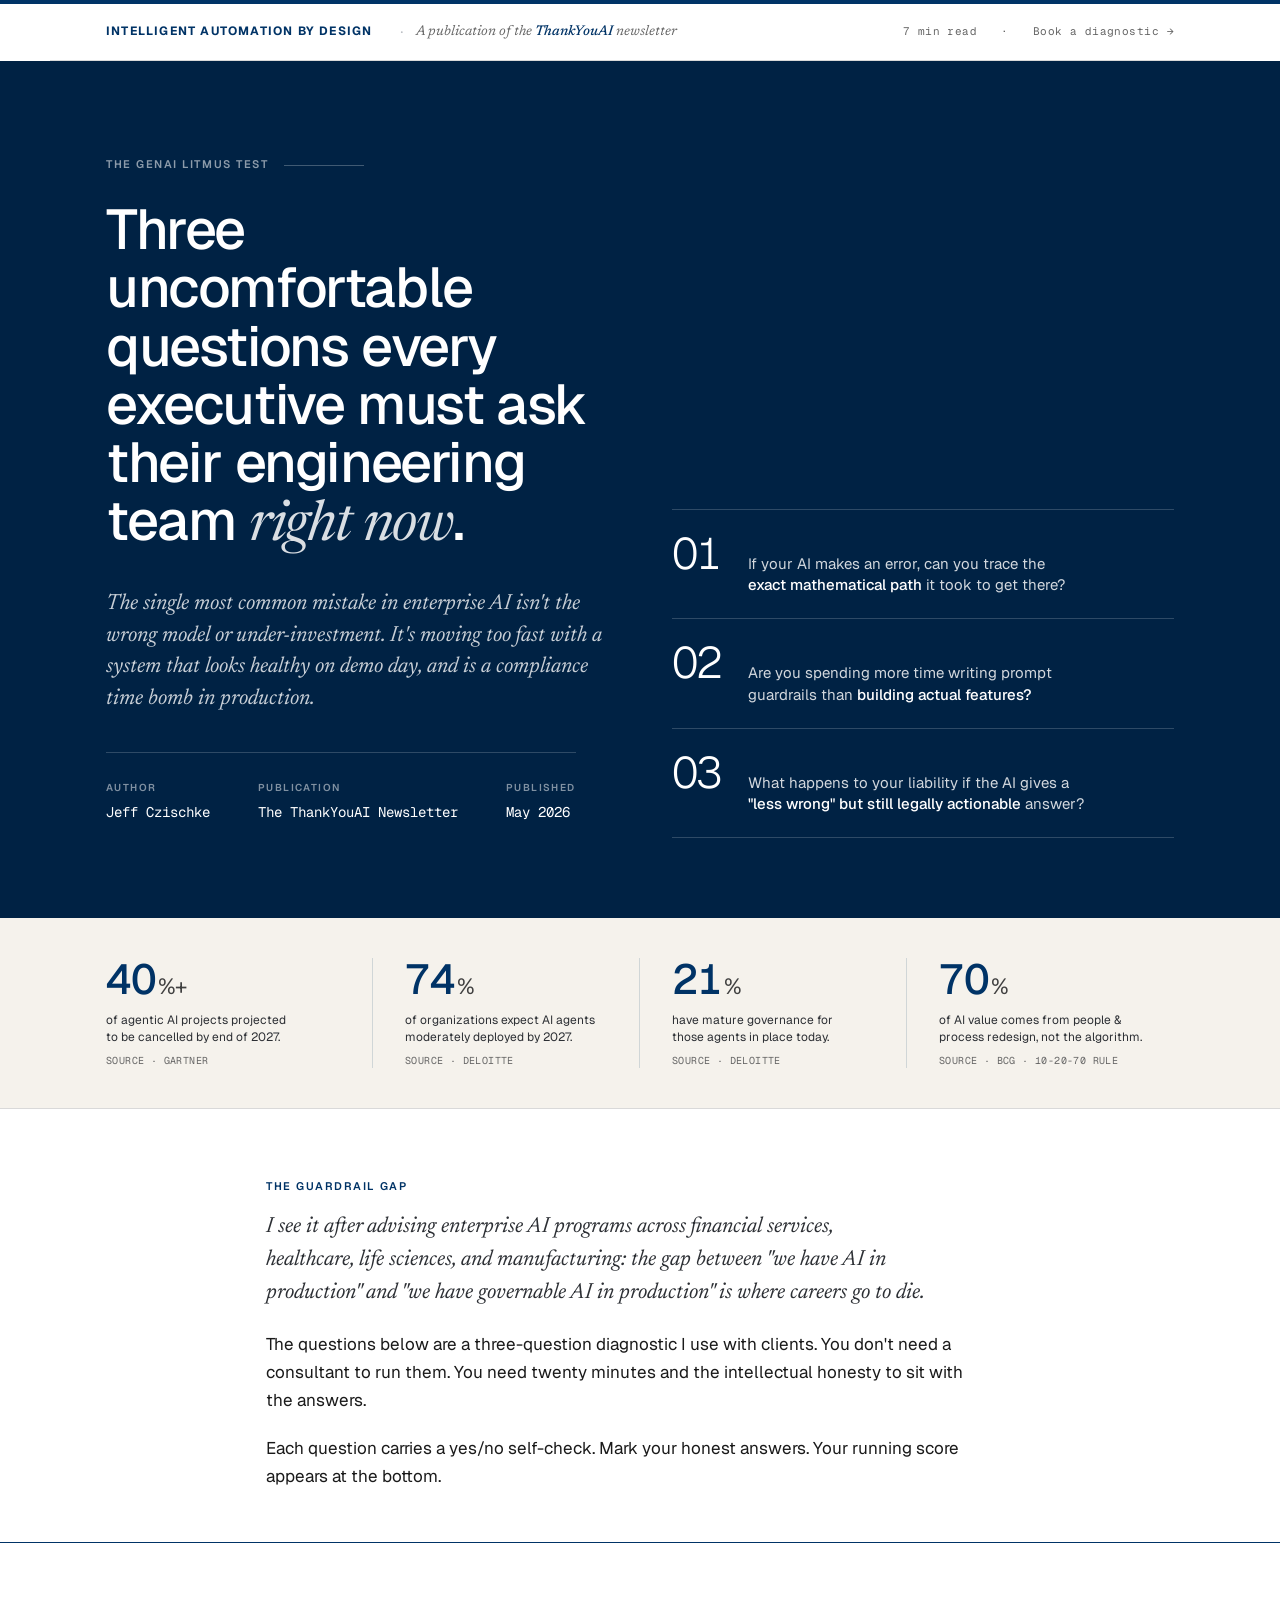
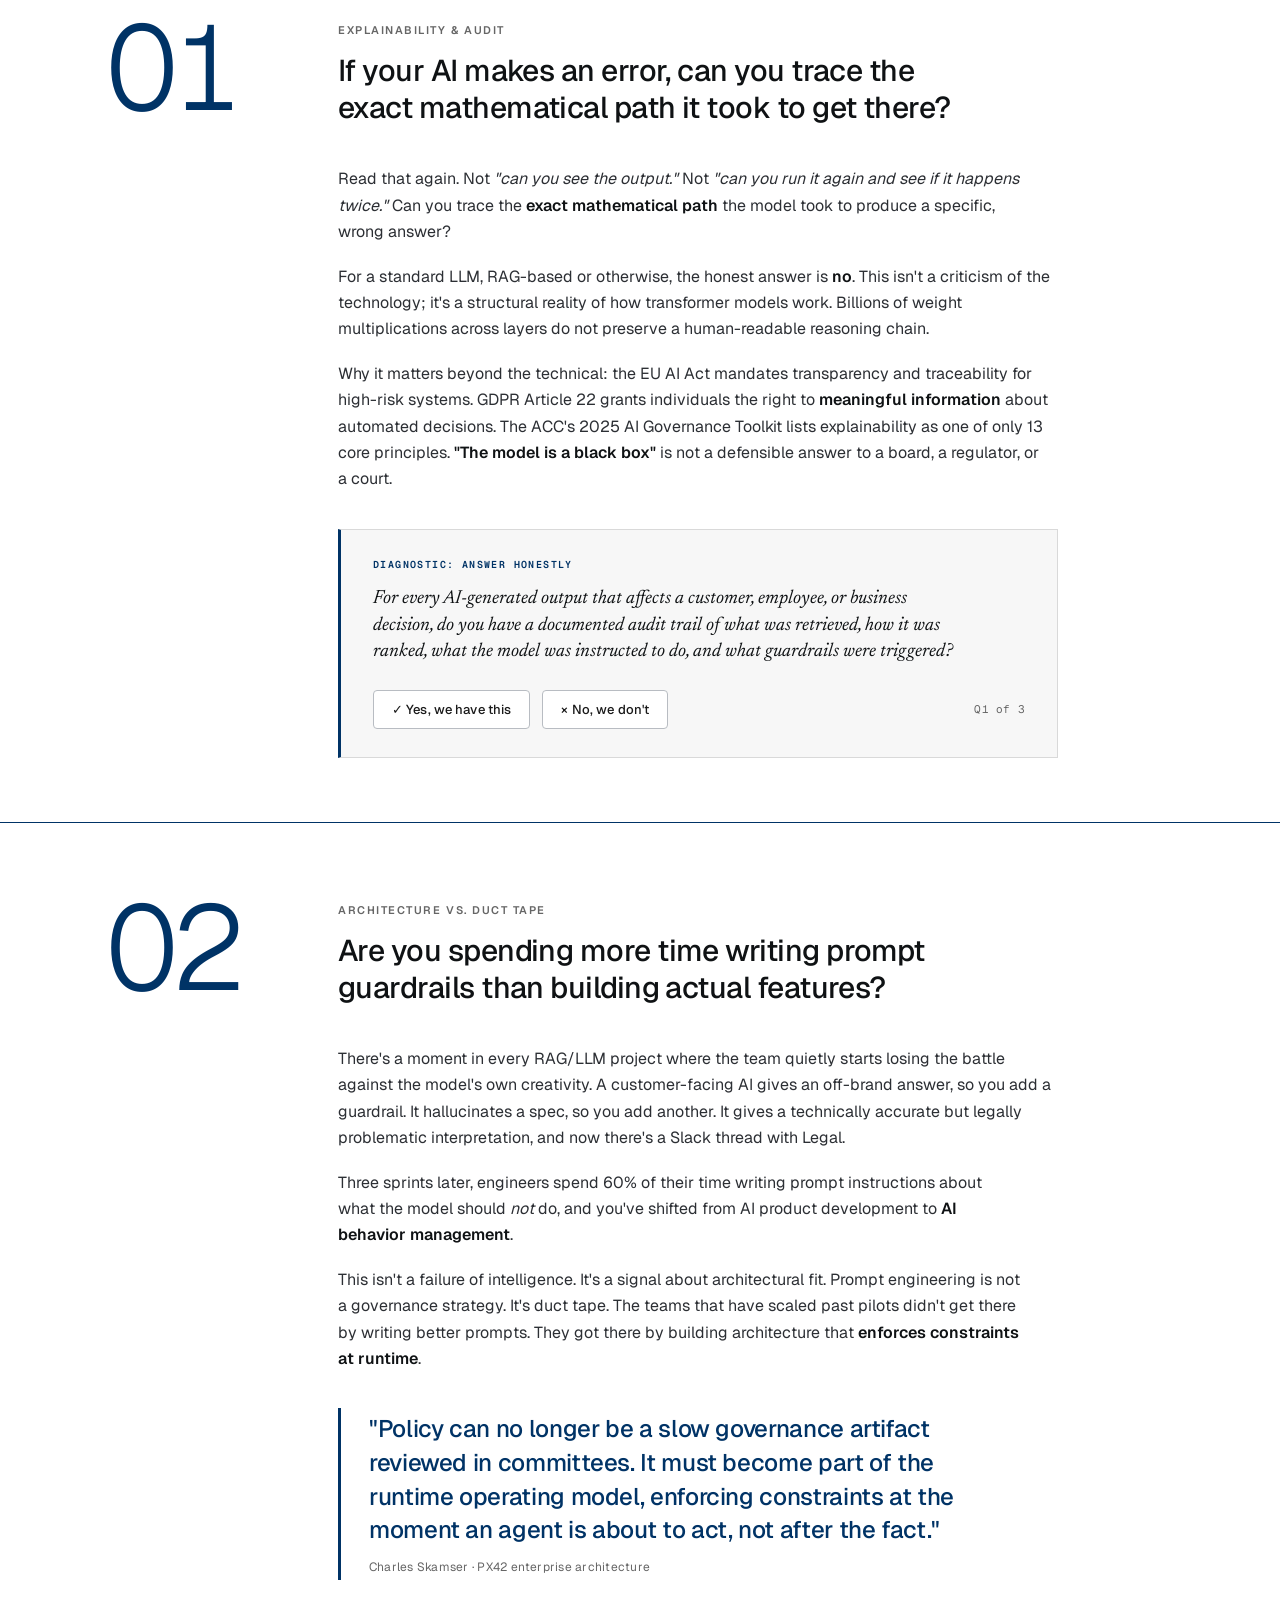
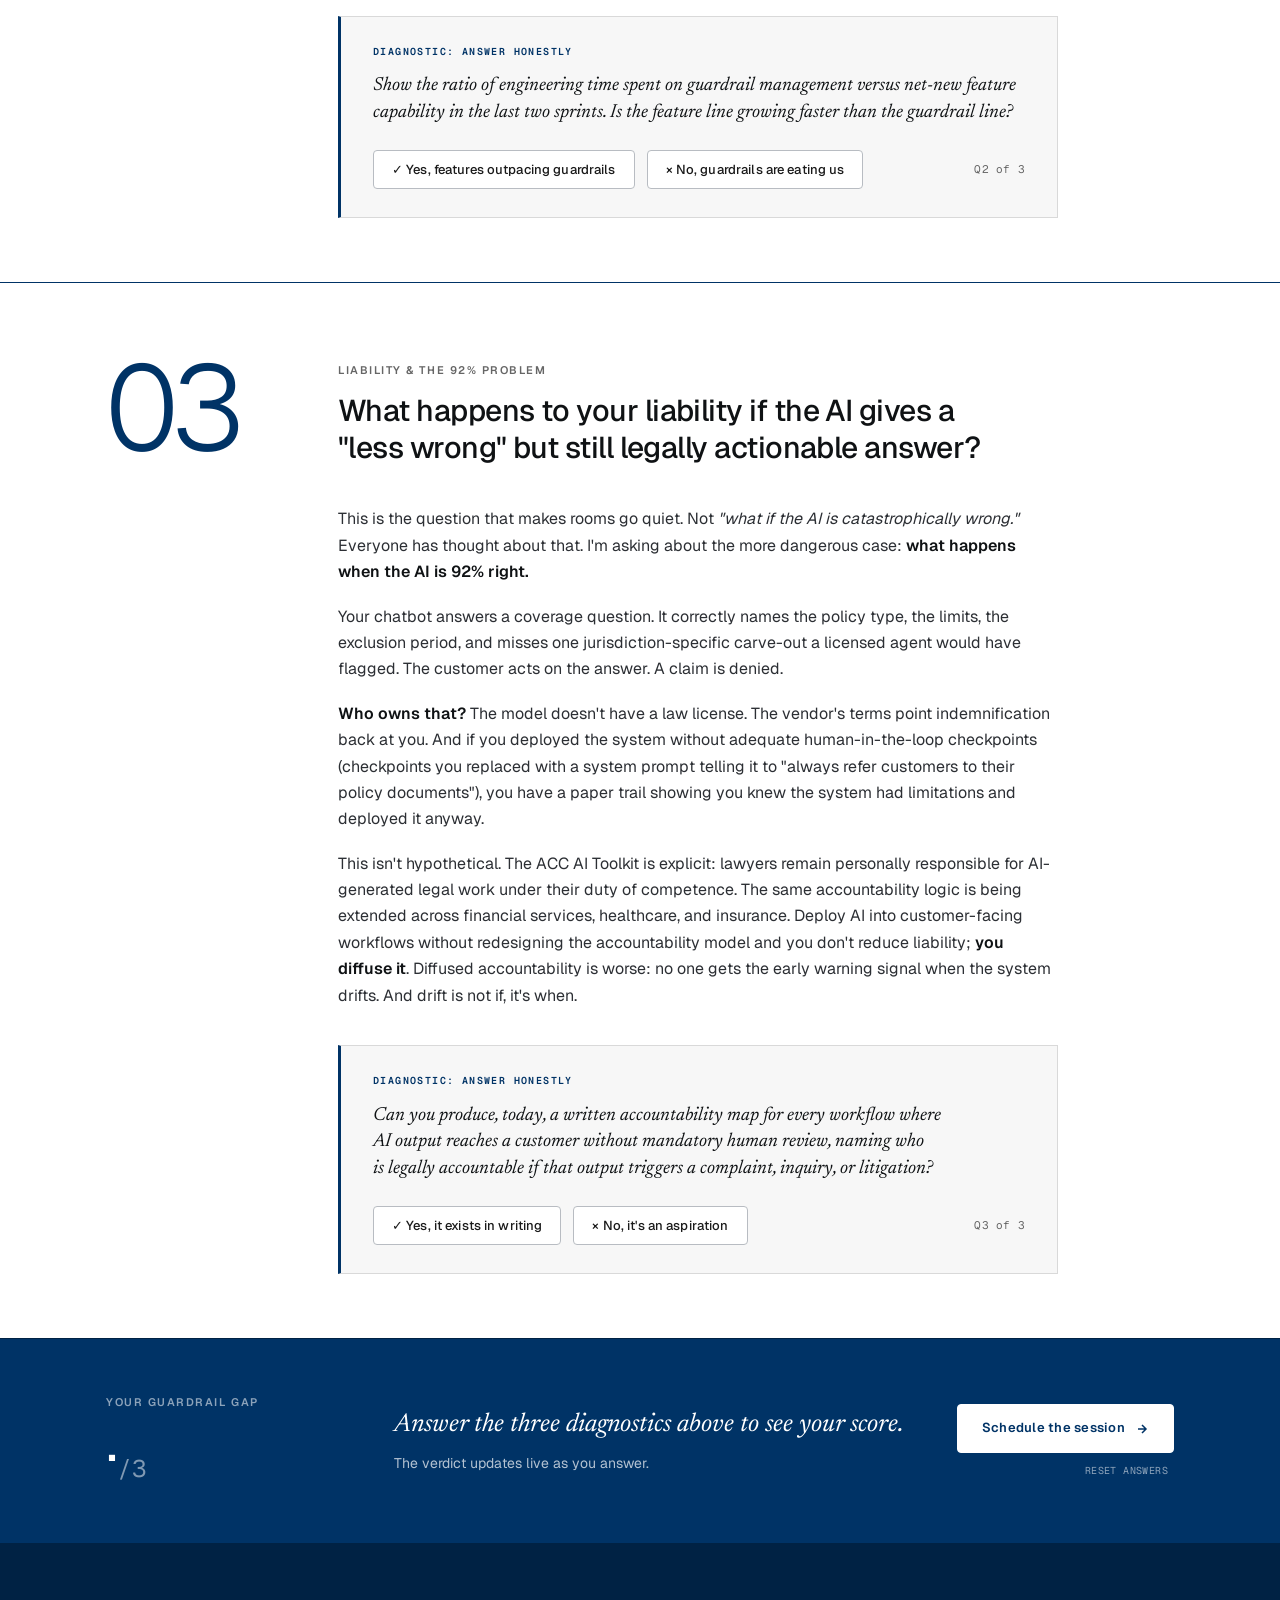
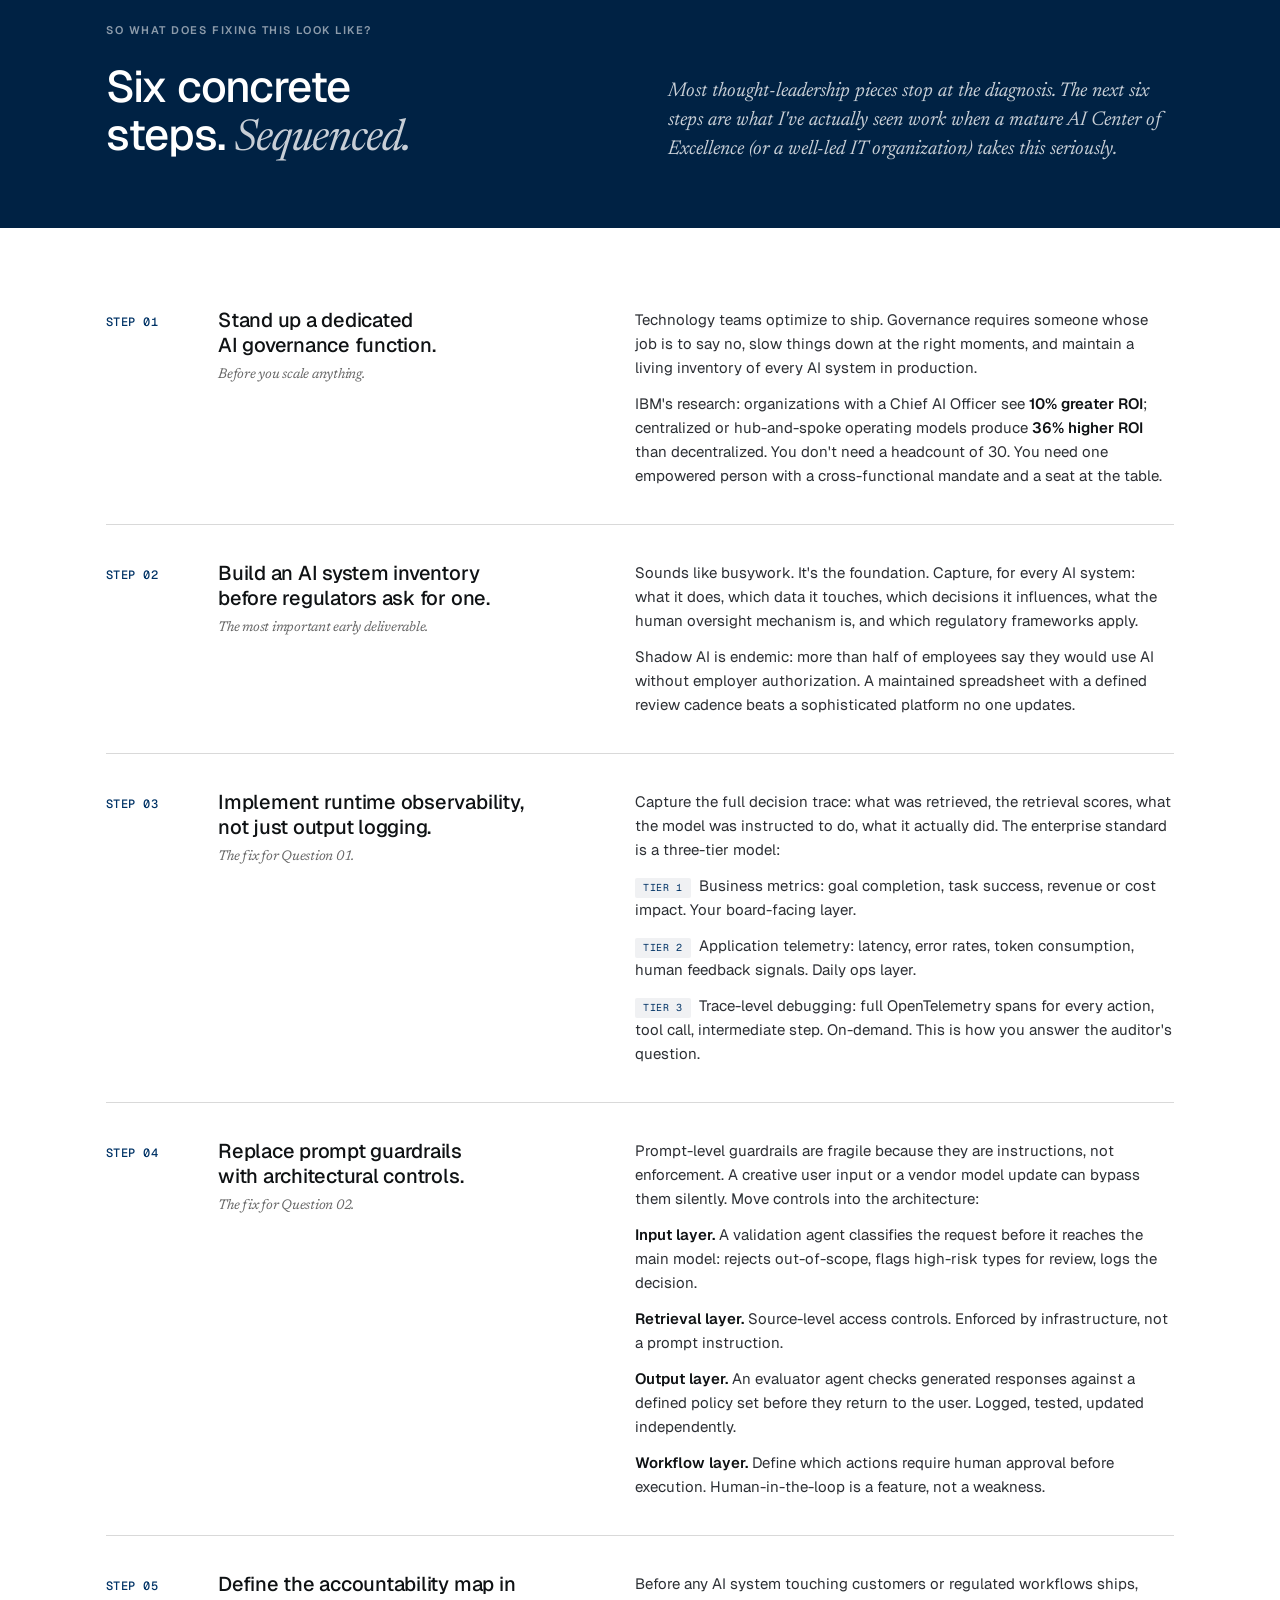
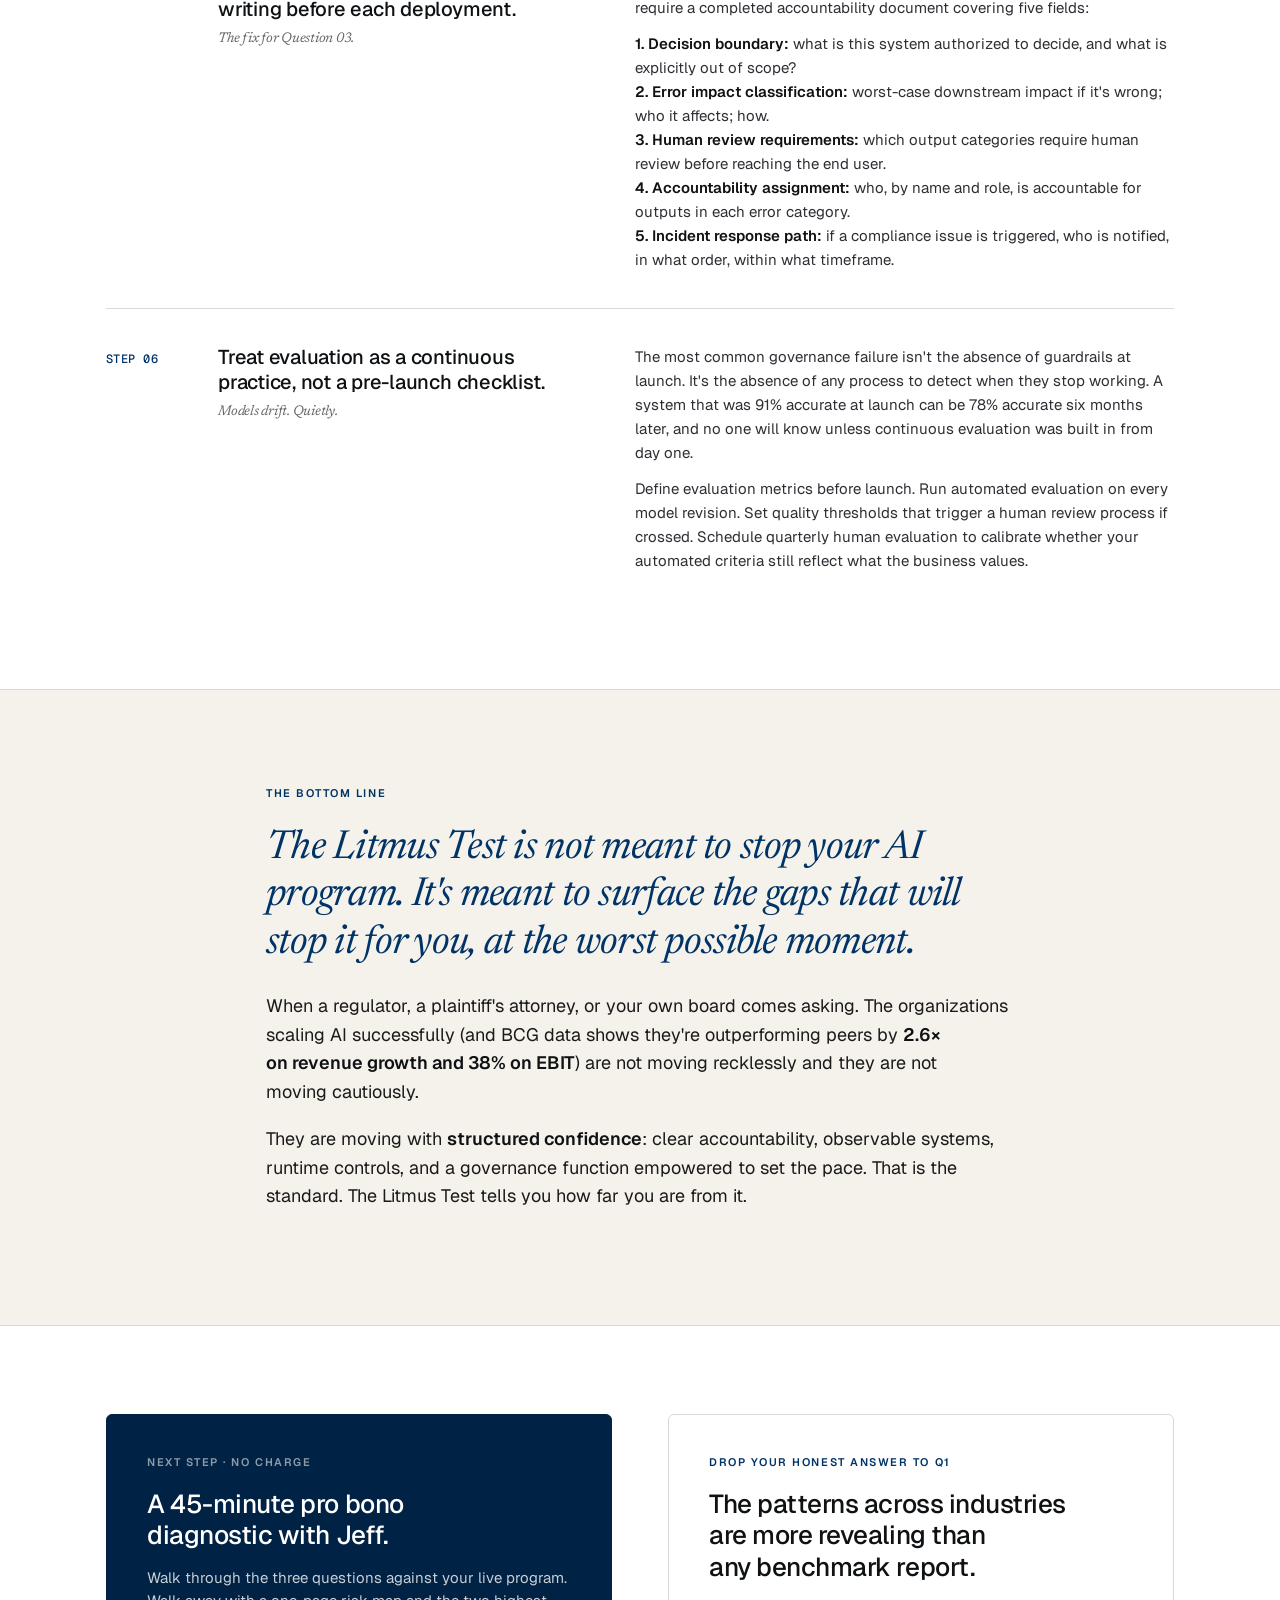
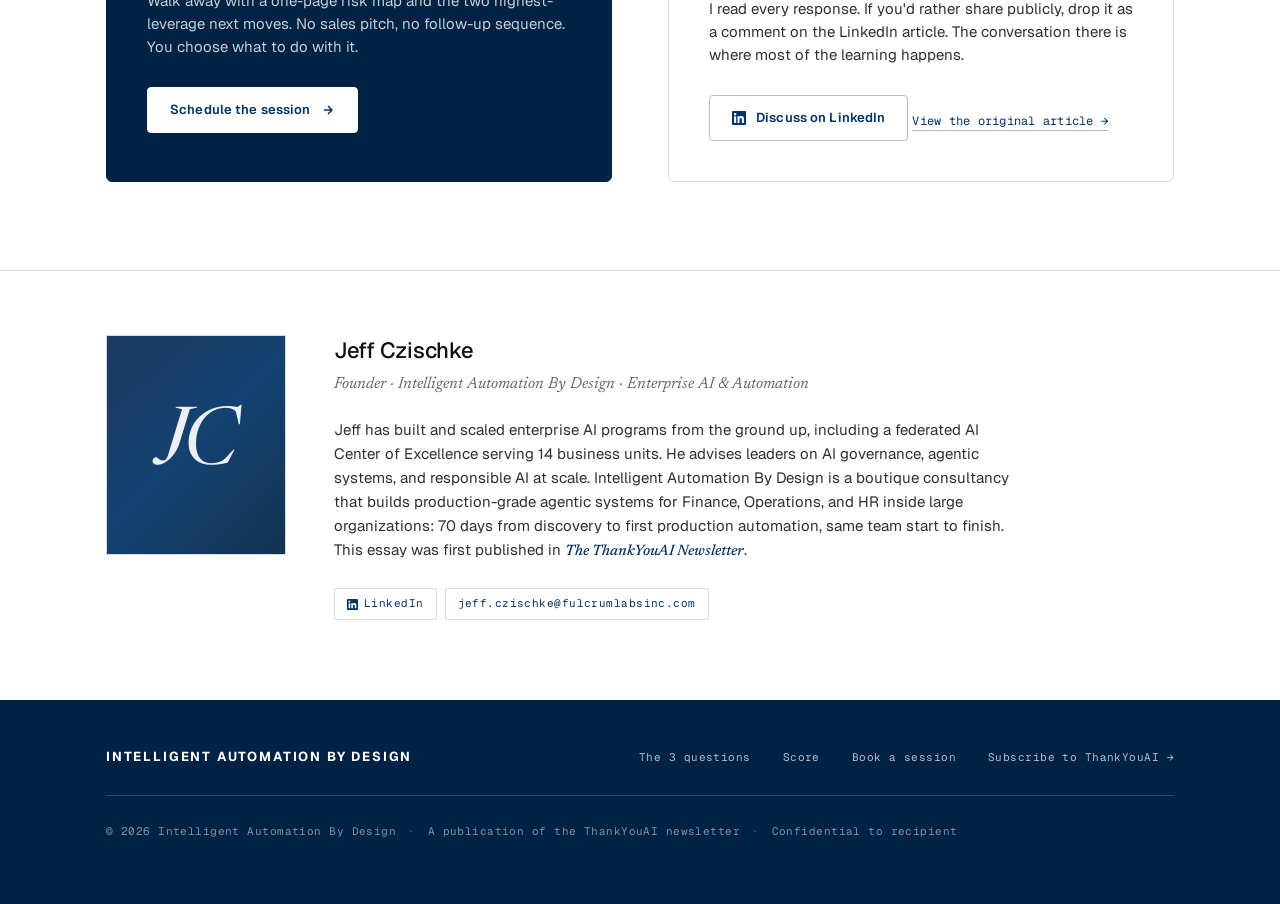
<file: index.html>
<!doctype html>
<html lang="en">
<head>
<meta charset="utf-8">
<meta name="viewport" content="width=device-width, initial-scale=1">
<title>The GenAI Litmus Test | Intelligent Automation By Design</title>
<meta name="description" content="Three uncomfortable questions every executive must ask their engineering team about their GenAI pilot. By Jeff Czischke, Intelligent Automation By Design.">
<link rel="stylesheet" href="colors_and_type.css">
<style>
  *, *::before, *::after { box-sizing: border-box; }
  html { scroll-behavior: smooth; }
  body {
    margin: 0;
    background: var(--paper);
    color: var(--ink-900);
    font-family: var(--font-sans);
    font-size: 16px;
    line-height: var(--lh-normal);
    -webkit-font-smoothing: antialiased;
    -moz-osx-font-smoothing: grayscale;
  }
  ::selection { background: var(--fulcrum-navy); color: #fff; }
  a { color: inherit; text-decoration: none; }

  /* ========== layout primitives ========== */
  .wrap { max-width: 1180px; margin: 0 auto; padding: 0 56px; }
  .wrap--narrow { max-width: 860px; margin: 0 auto; padding: 0 56px; }
  .col-2 { display: grid; grid-template-columns: 1fr 2fr; gap: 64px; }
  .stack > * + * { margin-top: var(--space-4); }

  /* ========== top chrome ========== */
  .topbar {
    border-top: 4px solid var(--fulcrum-navy);
    background: var(--paper);
    position: sticky; top: 0; z-index: 30;
    backdrop-filter: saturate(180%) blur(8px);
    background: rgba(255,255,255,0.92);
  }
  .topbar__inner {
    display: flex; justify-content: space-between; align-items: center;
    padding: 18px 56px;
    max-width: 1180px; margin: 0 auto;
    border-bottom: 1px solid var(--border);
  }
  .brand { display: flex; align-items: baseline; gap: 16px; }
  .brand__mark {
    font-weight: 700; font-size: 12px; letter-spacing: 0.10em;
    color: var(--fulcrum-navy);
    white-space: nowrap;
  }
  .brand__byline {
    font-family: var(--font-serif); font-style: italic;
    font-size: 14px; color: var(--ink-500);
  }
  .brand__byline em { font-style: italic; color: var(--fulcrum-navy); font-weight: 500; }
  .brand__byline::before {
    content: "·"; margin: 0 12px; color: var(--ink-300); font-style: normal;
  }
  .topbar__meta {
    font-family: var(--font-mono); font-size: 11px;
    color: var(--ink-500); letter-spacing: 0.04em;
    display: flex; gap: 24px; align-items: center;
    white-space: nowrap;
  }
  .topbar__meta a:hover { color: var(--fulcrum-navy); }

  /* ========== HERO (inverted navy) ========== */
  .hero {
    background: var(--fulcrum-navy-deep);
    color: #fff;
    position: relative;
    overflow: hidden;
    padding: 96px 0 80px;
  }
  .hero__grid {
    display: grid;
    grid-template-columns: 1fr 1fr;
    gap: 64px;
    align-items: end;
  }
  .hero__kicker {
    font-size: 11px; font-weight: 600; letter-spacing: 0.14em;
    text-transform: uppercase;
    color: rgba(255,255,255,0.55);
    margin-bottom: 28px;
    display: flex; gap: 16px; align-items: center;
  }
  .hero__kicker::after {
    content: ""; height: 1px; width: 80px; background: rgba(255,255,255,0.25);
  }
  .hero__title {
    font-size: 56px;
    line-height: 1.04;
    letter-spacing: -0.025em;
    font-weight: 500;
    color: #fff;
    text-wrap: balance;
    margin: 0 0 32px;
  }
  .hero__title em {
    font-family: var(--font-serif);
    font-style: italic;
    font-weight: 400;
    color: rgba(255,255,255,0.85);
  }
  .hero__lede {
    font-family: var(--font-serif);
    font-style: italic;
    font-size: 22px;
    line-height: 1.45;
    color: rgba(255,255,255,0.78);
    max-width: 520px;
    margin: 0 0 36px;
    text-wrap: pretty;
  }
  .hero__meta {
    display: grid;
    grid-template-columns: repeat(3, auto);
    gap: 48px;
    padding-top: 28px;
    border-top: 1px solid rgba(255,255,255,0.18);
    width: fit-content;
  }
  .hero__meta dt {
    font-size: 10px; font-weight: 600; letter-spacing: 0.14em;
    text-transform: uppercase;
    color: rgba(255,255,255,0.5);
    margin-bottom: 6px;
  }
  .hero__meta dd {
    font-family: var(--font-mono);
    font-size: 14px;
    color: #fff;
    margin: 0;
  }
  /* Right column: the three Q numerals */
  .hero__qs {
    display: grid;
    grid-template-rows: repeat(3, 1fr);
    gap: 0;
    border-top: 1px solid rgba(255,255,255,0.18);
  }
  .hero__q {
    padding: 22px 0;
    border-bottom: 1px solid rgba(255,255,255,0.18);
    display: grid;
    grid-template-columns: auto 1fr;
    gap: 28px;
    align-items: baseline;
  }
  .hero__q-n {
    font-size: 44px; font-weight: 300; line-height: 1;
    color: #fff;
    letter-spacing: -0.04em;
    font-variant-numeric: tabular-nums;
  }
  .hero__q-text {
    font-size: 15px;
    line-height: 1.45;
    color: rgba(255,255,255,0.82);
    text-wrap: balance;
  }
  .hero__q-text strong { color: #fff; font-weight: 500; }

  /* ========== KPI strip ========== */
  .kpis {
    background: var(--fulcrum-sand);
    border-bottom: 1px solid var(--border);
  }
  .kpis__inner {
    max-width: 1180px; margin: 0 auto;
    padding: 40px 56px;
    display: grid;
    grid-template-columns: repeat(4, 1fr);
    gap: 0;
  }
  .kpi {
    padding: 0 32px;
    border-right: 1px solid rgba(0,51,102,0.15);
  }
  .kpi:first-child { padding-left: 0; }
  .kpi:last-child { border-right: 0; padding-right: 0; }
  .kpi__n {
    font-size: 42px;
    font-weight: 500;
    color: var(--fulcrum-navy);
    line-height: 1;
    letter-spacing: -0.025em;
    font-variant-numeric: tabular-nums;
    margin-bottom: 12px;
  }
  .kpi__n .unit { font-size: 22px; font-weight: 400; margin-left: 2px; color: var(--ink-600); }
  .kpi__label {
    font-size: 12px;
    color: var(--ink-700);
    line-height: 1.4;
    text-wrap: balance;
    margin-bottom: 8px;
  }
  .kpi__src {
    font-family: var(--font-mono);
    font-size: 10px; letter-spacing: 0.04em;
    color: var(--ink-500);
    text-transform: uppercase;
  }

  /* ========== editorial body ========== */
  section.essay { padding: 96px 0; }
  section.essay--tight { padding: 64px 0 32px; }
  .essay h2.section-title {
    font-size: 32px;
    font-weight: 500;
    letter-spacing: -0.02em;
    line-height: 1.15;
    color: var(--fulcrum-navy);
    margin: 0 0 28px;
    text-wrap: balance;
  }
  .essay p, .essay li {
    font-size: 17px;
    line-height: 1.65;
    color: var(--ink-800);
    margin: 0 0 20px;
    text-wrap: pretty;
  }
  .essay p strong { color: var(--ink-900); font-weight: 600; }
  .essay p.lede {
    font-size: 22px; line-height: 1.5;
    color: var(--ink-700);
    font-family: var(--font-serif);
    font-style: italic;
    text-wrap: balance;
  }
  .essay .label {
    font-size: 11px;
    font-weight: 600;
    letter-spacing: 0.14em;
    text-transform: uppercase;
    color: var(--fulcrum-navy);
    margin-bottom: 16px;
    display: inline-block;
  }
  .pull {
    border-left: 3px solid var(--fulcrum-navy);
    padding: 4px 0 4px 28px;
    margin: 36px 0;
    font-size: 24px;
    line-height: 1.4;
    color: var(--fulcrum-navy);
    font-weight: 500;
    letter-spacing: -0.015em;
    text-wrap: balance;
  }
  .pull cite {
    display: block;
    margin-top: 12px;
    font-size: 12px;
    font-style: normal;
    color: var(--ink-500);
    font-weight: 400;
    letter-spacing: 0.02em;
  }

  /* ========== QUESTION blocks ========== */
  .question {
    border-top: 1px solid var(--fulcrum-navy);
    padding: 80px 0 64px;
    position: relative;
  }
  .question__head {
    display: grid;
    grid-template-columns: 200px 1fr;
    gap: 32px;
    align-items: start;
    margin-bottom: 40px;
  }
  .question__n {
    font-size: 120px;
    font-weight: 300;
    line-height: 0.9;
    color: var(--fulcrum-navy);
    letter-spacing: -0.05em;
    font-variant-numeric: tabular-nums;
    margin-top: -10px;
  }
  .question__h {
    display: flex; flex-direction: column; gap: 14px;
  }
  .question__kicker {
    font-size: 11px; font-weight: 600; letter-spacing: 0.14em;
    text-transform: uppercase;
    color: var(--ink-500);
  }
  .question__title {
    font-size: 30px;
    font-weight: 500;
    line-height: 1.22;
    letter-spacing: -0.018em;
    color: var(--ink-900);
    text-wrap: balance;
    margin: 0;
  }
  .question__body {
    max-width: 720px;
    margin-left: 232px;
  }
  .question__body p {
    font-size: 16px;
    line-height: 1.65;
    color: var(--ink-700);
    margin: 0 0 18px;
    text-wrap: pretty;
  }
  .question__body p strong { color: var(--ink-900); font-weight: 600; }

  /* The interactive diagnostic card */
  .diag {
    margin: 36px 0 0 232px;
    max-width: 720px;
    background: var(--ink-50);
    border: 1px solid var(--border);
    border-left: 3px solid var(--fulcrum-navy);
    padding: 28px 32px;
  }
  .diag__label {
    font-size: 10px; font-weight: 600; letter-spacing: 0.14em;
    text-transform: uppercase;
    color: var(--fulcrum-navy);
    margin-bottom: 14px;
    font-family: var(--font-mono);
  }
  .diag__q {
    font-family: var(--font-serif);
    font-style: italic;
    font-size: 19px;
    line-height: 1.4;
    color: var(--ink-900);
    margin: 0 0 24px;
    text-wrap: balance;
  }
  .diag__actions {
    display: flex; gap: 12px; align-items: center;
    flex-wrap: wrap;
  }
  .diag__btn {
    appearance: none;
    background: var(--paper);
    border: 1px solid var(--border-strong);
    color: var(--ink-800);
    font-family: var(--font-sans);
    font-size: 13px;
    font-weight: 500;
    letter-spacing: 0.01em;
    padding: 10px 18px;
    border-radius: var(--radius-sm);
    cursor: pointer;
    transition: all var(--dur-fast) var(--ease-standard);
    display: inline-flex; align-items: center; gap: 8px;
  }
  .diag__btn:hover {
    border-color: var(--fulcrum-navy);
    color: var(--fulcrum-navy);
    background: var(--paper);
  }
  .diag__btn:active { transform: translateY(1px); }
  .diag__btn[aria-pressed="true"][data-val="yes"] {
    background: var(--fulcrum-forest);
    border-color: var(--fulcrum-forest);
    color: #fff;
  }
  .diag__btn[aria-pressed="true"][data-val="no"] {
    background: var(--fulcrum-navy);
    border-color: var(--fulcrum-navy);
    color: #fff;
  }
  .diag__hint {
    font-family: var(--font-mono);
    font-size: 11px;
    color: var(--ink-500);
    margin-left: auto;
    letter-spacing: 0.02em;
  }
  .diag__feedback {
    margin-top: 18px;
    padding-top: 18px;
    border-top: 1px dashed var(--border);
    font-size: 14px;
    line-height: 1.5;
    color: var(--ink-700);
    display: none;
  }
  .diag__feedback.is-shown { display: block; animation: fadeUp 240ms var(--ease-standard); }
  .diag__feedback strong { color: var(--fulcrum-navy); font-weight: 600; }
  @keyframes fadeUp {
    from { opacity: 0; transform: translateY(4px); }
    to { opacity: 1; transform: translateY(0); }
  }

  /* ========== SCORECARD (sticky summary) ========== */
  .scorecard {
    background: var(--fulcrum-navy);
    color: #fff;
    padding: 56px 0;
    border-top: 1px solid var(--fulcrum-navy-deep);
  }
  .scorecard__inner {
    max-width: 1180px;
    margin: 0 auto;
    padding: 0 56px;
    display: grid;
    grid-template-columns: 240px 1fr auto;
    gap: 48px;
    align-items: center;
  }
  .scorecard__label {
    font-size: 11px; font-weight: 600; letter-spacing: 0.14em;
    text-transform: uppercase;
    color: rgba(255,255,255,0.55);
    margin-bottom: 12px;
  }
  .scorecard__n {
    font-size: 64px; font-weight: 300; line-height: 1;
    letter-spacing: -0.04em;
    font-variant-numeric: tabular-nums;
    color: #fff;
  }
  .scorecard__n small {
    font-size: 24px; color: rgba(255,255,255,0.5);
    font-weight: 400; margin-left: 4px;
  }
  .scorecard__verdict {
    font-family: var(--font-serif);
    font-style: italic;
    font-size: 26px;
    line-height: 1.3;
    color: #fff;
    text-wrap: balance;
    transition: opacity 200ms;
  }
  .scorecard__verdict .takeaway {
    display: block;
    font-family: var(--font-sans);
    font-style: normal;
    font-size: 14px;
    color: rgba(255,255,255,0.7);
    margin-top: 10px;
    line-height: 1.5;
  }
  .scorecard__action {
    display: flex; flex-direction: column; gap: 10px; align-items: flex-end;
  }
  .scorecard__cta {
    background: #fff;
    color: var(--fulcrum-navy);
    border: 1px solid #fff;
    padding: 14px 24px;
    font-size: 13px;
    font-weight: 600;
    letter-spacing: 0.02em;
    border-radius: var(--radius-sm);
    cursor: pointer;
    transition: all var(--dur-fast) var(--ease-standard);
    display: inline-flex; align-items: center; gap: 10px;
    text-decoration: none;
  }
  .scorecard__cta:hover { background: var(--fulcrum-sand); }
  .scorecard__cta:active { transform: translateY(1px); }
  .scorecard__reset {
    background: transparent;
    border: 0;
    color: rgba(255,255,255,0.55);
    font-family: var(--font-mono);
    font-size: 10px;
    letter-spacing: 0.04em;
    cursor: pointer;
    text-transform: uppercase;
  }
  .scorecard__reset:hover { color: #fff; }

  /* ========== SECTION OPENER (six steps) ========== */
  .opener {
    background: var(--fulcrum-navy-deep);
    color: #fff;
    padding: 80px 0 64px;
  }
  .opener__inner {
    max-width: 1180px;
    margin: 0 auto;
    padding: 0 56px;
    display: grid;
    grid-template-columns: 1fr 1fr;
    gap: 56px;
    align-items: end;
  }
  .opener__kicker {
    font-size: 11px; font-weight: 600; letter-spacing: 0.14em;
    text-transform: uppercase;
    color: rgba(255,255,255,0.55);
    margin-bottom: 24px;
  }
  .opener__title {
    font-size: 44px;
    font-weight: 500;
    line-height: 1.08;
    letter-spacing: -0.025em;
    color: #fff;
    text-wrap: balance;
    margin: 0;
  }
  .opener__title em {
    font-family: var(--font-serif);
    font-style: italic;
    font-weight: 400;
    color: rgba(255,255,255,0.78);
  }
  .opener__lede {
    font-family: var(--font-serif);
    font-style: italic;
    font-size: 20px;
    line-height: 1.45;
    color: rgba(255,255,255,0.78);
    text-wrap: pretty;
    margin: 0;
  }

  /* ========== STEPS table ========== */
  .steps {
    padding: 80px 0;
    background: var(--paper);
  }
  .steps__list {
    list-style: none;
    margin: 0; padding: 0;
    counter-reset: step;
  }
  .step {
    display: grid;
    grid-template-columns: 72px 1.4fr 2fr;
    gap: 40px;
    padding: 36px 0;
    border-bottom: 1px solid var(--border);
    align-items: start;
  }
  .step:first-child { padding-top: 0; }
  .step:last-child { border-bottom: 0; }
  .step__n {
    font-family: var(--font-mono);
    font-size: 12px;
    font-weight: 500;
    color: var(--fulcrum-navy);
    letter-spacing: 0.04em;
    padding-top: 6px;
  }
  .step__title {
    font-size: 20px;
    font-weight: 500;
    line-height: 1.25;
    letter-spacing: -0.012em;
    color: var(--ink-900);
    text-wrap: balance;
    margin: 0;
  }
  .step__title small {
    display: block;
    font-family: var(--font-serif);
    font-style: italic;
    font-weight: 400;
    font-size: 14px;
    color: var(--ink-500);
    margin-top: 8px;
    line-height: 1.4;
  }
  .step__body p {
    font-size: 15px;
    line-height: 1.6;
    color: var(--ink-700);
    margin: 0 0 12px;
  }
  .step__body p:last-child { margin-bottom: 0; }
  .step__body strong { color: var(--ink-900); font-weight: 600; }
  .step__tier {
    display: inline-block;
    margin-right: 8px;
    font-family: var(--font-mono);
    font-size: 10px;
    letter-spacing: 0.06em;
    text-transform: uppercase;
    padding: 2px 8px;
    background: var(--ink-100);
    color: var(--fulcrum-navy);
    border-radius: var(--radius-xs);
  }

  /* ========== BOTTOM LINE ========== */
  .bottom {
    background: var(--fulcrum-sand);
    padding: 96px 0;
    border-top: 1px solid var(--border);
    border-bottom: 1px solid var(--border);
  }
  .bottom__inner {
    max-width: 860px; margin: 0 auto;
    padding: 0 56px;
  }
  .bottom__label {
    font-size: 11px; font-weight: 600; letter-spacing: 0.14em;
    text-transform: uppercase;
    color: var(--fulcrum-navy);
    margin-bottom: 24px;
  }
  .bottom__title {
    font-family: var(--font-serif);
    font-style: italic;
    font-weight: 400;
    font-size: 40px;
    line-height: 1.18;
    letter-spacing: -0.018em;
    color: var(--fulcrum-navy);
    text-wrap: balance;
    margin: 0 0 24px;
  }
  .bottom__body p {
    font-size: 18px;
    line-height: 1.6;
    color: var(--ink-800);
    margin: 0 0 18px;
    text-wrap: pretty;
  }
  .bottom__body strong { color: var(--ink-900); font-weight: 600; }

  /* ========== CTA panel ========== */
  .cta {
    padding: 88px 0;
    background: var(--paper);
  }
  .cta__inner {
    max-width: 1180px;
    margin: 0 auto;
    padding: 0 56px;
    display: grid;
    grid-template-columns: 1fr 1fr;
    gap: 56px;
  }
  .cta__card {
    background: var(--paper);
    border: 1px solid var(--border);
    padding: 40px;
    border-radius: var(--radius-md);
  }
  .cta__card--primary {
    background: var(--fulcrum-navy-deep);
    color: #fff;
    border: 1px solid var(--fulcrum-navy-deep);
  }
  .cta__label {
    font-size: 11px; font-weight: 600; letter-spacing: 0.14em;
    text-transform: uppercase;
    color: var(--fulcrum-navy);
    margin-bottom: 18px;
  }
  .cta__card--primary .cta__label { color: rgba(255,255,255,0.55); }
  .cta__title {
    font-size: 26px;
    font-weight: 500;
    line-height: 1.2;
    letter-spacing: -0.018em;
    color: var(--ink-900);
    margin: 0 0 14px;
    text-wrap: balance;
  }
  .cta__card--primary .cta__title { color: #fff; }
  .cta__body {
    font-size: 15px;
    line-height: 1.55;
    color: var(--ink-700);
    margin: 0 0 28px;
    text-wrap: pretty;
  }
  .cta__card--primary .cta__body { color: rgba(255,255,255,0.78); }
  .cta__btn {
    display: inline-flex;
    align-items: center;
    gap: 10px;
    padding: 13px 22px;
    background: var(--fulcrum-navy);
    color: #fff;
    border: 1px solid var(--fulcrum-navy);
    border-radius: var(--radius-sm);
    font-size: 13px;
    font-weight: 600;
    letter-spacing: 0.01em;
    text-decoration: none;
    transition: all var(--dur-fast) var(--ease-standard);
  }
  .cta__btn:hover {
    background: var(--fulcrum-navy-deep);
    border-color: var(--fulcrum-navy-deep);
  }
  .cta__btn:active { transform: translateY(1px); }
  .cta__card--primary .cta__btn {
    background: #fff; color: var(--fulcrum-navy); border-color: #fff;
  }
  .cta__card--primary .cta__btn:hover { background: var(--fulcrum-sand); }
  .cta__btn .arrow { width: 14px; height: 14px; }

  .cta__secondary {
    margin-top: 16px;
    display: inline-flex;
    align-items: center; gap: 6px;
    font-size: 12px;
    color: var(--ink-500);
    font-family: var(--font-mono);
    letter-spacing: 0.02em;
  }
  .cta__card--primary .cta__secondary { color: rgba(255,255,255,0.5); }
  .cta__secondary a { color: var(--fulcrum-navy); border-bottom: 1px solid var(--border-strong); }
  .cta__card--primary .cta__secondary a { color: #fff; border-color: rgba(255,255,255,0.4); }

  /* ========== AUTHOR ========== */
  .author {
    padding: 64px 0 80px;
    border-top: 1px solid var(--border);
  }
  .author__inner {
    max-width: 1180px;
    margin: 0 auto;
    padding: 0 56px;
    display: grid;
    grid-template-columns: 180px 1fr;
    gap: 48px;
    align-items: start;
  }
  .author__portrait {
    width: 180px; height: 220px;
    background: var(--ink-100);
    border: 1px solid var(--border);
    position: relative;
    overflow: hidden;
    display: flex; align-items: center; justify-content: center;
  }
  .author__portrait::before {
    content: ""; position: absolute; inset: 0;
    background:
      linear-gradient(135deg, var(--fulcrum-navy-soft) 0%, var(--fulcrum-navy) 50%, var(--fulcrum-navy-deep) 100%);
    opacity: 0.92;
  }
  .author__initials {
    position: relative; z-index: 1;
    font-family: var(--font-serif);
    font-style: italic;
    font-weight: 400;
    font-size: 80px;
    color: rgba(255,255,255,0.92);
    letter-spacing: -0.04em;
  }
  .author__name {
    font-size: 22px;
    font-weight: 500;
    color: var(--ink-900);
    margin: 0 0 6px;
    letter-spacing: -0.012em;
  }
  .author__role {
    font-family: var(--font-serif);
    font-style: italic;
    font-size: 16px;
    color: var(--ink-500);
    margin: 0 0 22px;
  }
  .author__bio {
    font-size: 15px;
    line-height: 1.6;
    color: var(--ink-700);
    margin: 0 0 24px;
    max-width: 680px;
    text-wrap: pretty;
  }
  .author__bio em { font-family: var(--font-serif); font-style: italic; color: var(--fulcrum-navy); font-weight: 500; }
  .author__links {
    display: flex; gap: 8px; flex-wrap: wrap;
  }
  .author__link {
    display: inline-flex; align-items: center; gap: 6px;
    font-family: var(--font-mono);
    font-size: 11px;
    letter-spacing: 0.04em;
    padding: 7px 12px;
    border: 1px solid var(--border);
    border-radius: var(--radius-xs);
    color: var(--fulcrum-navy);
    text-decoration: none;
    transition: all var(--dur-fast) var(--ease-standard);
  }
  .author__link:hover {
    border-color: var(--fulcrum-navy);
    background: var(--ink-50);
  }

  /* ========== FOOTER ========== */
  footer.foot {
    background: var(--fulcrum-navy-deep);
    color: rgba(255,255,255,0.6);
    padding: 48px 0 64px;
  }
  .foot__inner {
    max-width: 1180px;
    margin: 0 auto;
    padding: 0 56px;
  }
  .foot__top {
    display: flex; justify-content: space-between; align-items: baseline;
    padding-bottom: 28px;
    border-bottom: 1px solid rgba(255,255,255,0.18);
    margin-bottom: 28px;
  }
  .foot__brand {
    font-weight: 700; font-size: 13px; letter-spacing: 0.14em;
    color: #fff;
  }
  .foot__nav {
    display: flex; gap: 32px; font-family: var(--font-mono);
    font-size: 11px; letter-spacing: 0.04em;
  }
  .foot__nav a { color: rgba(255,255,255,0.7); }
  .foot__nav a:hover { color: #fff; }
  .foot__meta {
    font-family: var(--font-mono);
    font-size: 11px;
    letter-spacing: 0.04em;
    color: rgba(255,255,255,0.5);
  }
  .foot__meta .sep { margin: 0 12px; color: rgba(255,255,255,0.3); }

  /* ========== TWEAKS PANEL ========== */
  .tweaks {
    position: fixed;
    bottom: 24px; right: 24px;
    width: 280px;
    background: var(--paper);
    border: 1px solid var(--border-strong);
    border-radius: var(--radius-md);
    box-shadow: var(--shadow-3);
    z-index: 200;
    display: none;
    overflow: hidden;
  }
  .tweaks.is-open { display: block; }
  .tweaks__head {
    padding: 14px 18px;
    border-bottom: 1px solid var(--border);
    display: flex; justify-content: space-between; align-items: center;
    background: var(--ink-50);
  }
  .tweaks__title {
    font-size: 11px; font-weight: 700; letter-spacing: 0.14em;
    text-transform: uppercase;
    color: var(--fulcrum-navy);
  }
  .tweaks__close {
    background: transparent; border: 0; color: var(--ink-500);
    font-size: 18px; cursor: pointer; line-height: 1;
    padding: 0; width: 20px; height: 20px;
  }
  .tweaks__body {
    padding: 16px 18px;
    display: flex; flex-direction: column; gap: 16px;
  }
  .tweak-row label {
    display: block;
    font-size: 10px; font-weight: 600; letter-spacing: 0.14em;
    text-transform: uppercase;
    color: var(--ink-500);
    margin-bottom: 8px;
  }
  .tweak-seg {
    display: grid;
    grid-template-columns: repeat(var(--cols,2), 1fr);
    gap: 0;
    border: 1px solid var(--border-strong);
    border-radius: var(--radius-sm);
    overflow: hidden;
  }
  .tweak-seg button {
    appearance: none;
    background: var(--paper);
    border: 0;
    border-right: 1px solid var(--border);
    padding: 8px 10px;
    font-family: var(--font-sans);
    font-size: 12px;
    color: var(--ink-700);
    cursor: pointer;
    transition: all var(--dur-fast) var(--ease-standard);
  }
  .tweak-seg button:last-child { border-right: 0; }
  .tweak-seg button[aria-pressed="true"] {
    background: var(--fulcrum-navy);
    color: #fff;
  }
  .tweak-seg button:hover:not([aria-pressed="true"]) {
    background: var(--ink-50);
    color: var(--fulcrum-navy);
  }
  .tweaks__hint {
    font-family: var(--font-mono);
    font-size: 10px;
    color: var(--ink-500);
    letter-spacing: 0.02em;
    padding-top: 4px;
  }

  /* ========== HERO white variant ========== */
  body[data-hero="white"] .hero {
    background: var(--paper);
    color: var(--ink-900);
    border-bottom: 1px solid var(--fulcrum-navy);
  }
  body[data-hero="white"] .hero__kicker { color: var(--fulcrum-navy); }
  body[data-hero="white"] .hero__kicker::after { background: var(--fulcrum-navy); opacity: 0.3; }
  body[data-hero="white"] .hero__title { color: var(--ink-900); }
  body[data-hero="white"] .hero__title em { color: var(--fulcrum-navy); }
  body[data-hero="white"] .hero__lede { color: var(--ink-600); }
  body[data-hero="white"] .hero__meta { border-top-color: var(--border); }
  body[data-hero="white"] .hero__meta dt { color: var(--ink-500); }
  body[data-hero="white"] .hero__meta dd { color: var(--ink-900); }
  body[data-hero="white"] .hero__qs,
  body[data-hero="white"] .hero__q { border-color: var(--border); }
  body[data-hero="white"] .hero__q-n { color: var(--fulcrum-navy); }
  body[data-hero="white"] .hero__q-text { color: var(--ink-700); }
  body[data-hero="white"] .hero__q-text strong { color: var(--ink-900); }

  /* ========== Scorecard hidden ========== */
  body[data-scorecard="off"] .scorecard { display: none; }
  body[data-scorecard="off"] .diag__btn[data-val] { /* keep buttons but no aggregate */ }

  /* CTA variants: handled by JS swapping text + href */

  /* ========== responsive ==========
     Two-column layouts stack at <1100px; display headlines need
     ≥520px per column to read editorially rather than as one word
     per line. Below 720px we collapse padding and tighten type. */

  /* --- stack 2-col layouts (hero, opener, scorecard, cta) at laptop widths --- */
  @media (max-width: 1100px) {
    .hero { padding: 72px 0 56px; }
    .hero__grid { grid-template-columns: 1fr; gap: 48px; }
    .hero__title { font-size: 48px; }
    .hero__qs { max-width: 720px; }
    .opener__inner { grid-template-columns: 1fr; gap: 28px; }
    .opener__title { font-size: 36px; }
    .scorecard__inner { grid-template-columns: 1fr; gap: 24px; }
    .scorecard__action { align-items: flex-start; flex-direction: row; gap: 20px; align-items: center; }
    .cta__inner { grid-template-columns: 1fr; gap: 24px; }
  }

  /* --- tablet & narrower: collapse paddings, single column tables --- */
  @media (max-width: 760px) {
    .wrap, .wrap--narrow { padding: 0 24px; }
    .topbar__inner { padding: 14px 24px; flex-wrap: wrap; gap: 8px 16px; }
    .topbar__meta { font-size: 10px; gap: 14px; }
    .brand { flex-wrap: wrap; gap: 6px 12px; }
    .brand__byline::before { display: none; }
    .hero { padding: 56px 0 40px; }
    .hero__title { font-size: 34px; }
    .hero__lede { font-size: 18px; }
    .hero__meta { grid-template-columns: 1fr; gap: 18px; }
    .kpis__inner { grid-template-columns: repeat(2, 1fr); gap: 24px 0; padding: 32px 24px; }
    .kpi { border-right: 0; padding: 0 16px; border-bottom: 1px solid rgba(0,51,102,0.15); padding-bottom: 24px; }
    .kpi:nth-child(odd) { padding-left: 0; }
    .kpi:nth-child(even) { padding-right: 0; }
    .kpi:nth-last-child(-n+2) { border-bottom: 0; padding-bottom: 0; }
    .kpi__n { font-size: 34px; }
    section.essay { padding: 64px 0; }
    .essay p.lede { font-size: 19px; }
    .question { padding: 56px 0 48px; }
    .question__head { grid-template-columns: 1fr; gap: 14px; margin-bottom: 28px; }
    .question__n { font-size: 64px; line-height: 1; margin-top: 0; }
    .question__title { font-size: 24px; }
    .question__body, .diag { margin-left: 0; max-width: none; }
    .pull { font-size: 19px; padding-left: 20px; margin: 28px 0; }
    .scorecard { padding: 40px 0; }
    .scorecard__inner { padding: 0 24px; }
    .scorecard__action { flex-direction: column; align-items: flex-start; gap: 10px; }
    .scorecard__verdict { font-size: 21px; }
    .scorecard__n { font-size: 52px; }
    .opener { padding: 56px 0 48px; }
    .opener__inner { padding: 0 24px; }
    .opener__title { font-size: 30px; }
    .opener__lede { font-size: 17px; }
    .steps { padding: 56px 0; }
    .step { grid-template-columns: 1fr; gap: 10px; padding: 28px 0; }
    .step__title { font-size: 19px; }
    .bottom { padding: 64px 0; }
    .bottom__inner { padding: 0 24px; }
    .bottom__title { font-size: 26px; }
    .bottom__body p { font-size: 16px; }
    .cta { padding: 64px 0; }
    .cta__inner { padding: 0 24px; }
    .cta__card { padding: 28px; }
    .cta__title { font-size: 22px; }
    .author { padding: 48px 0 64px; }
    .author__inner { grid-template-columns: 1fr; gap: 24px; padding: 0 24px; }
    .author__portrait { width: 120px; height: 150px; }
    .author__initials { font-size: 56px; }
    .foot__inner { padding: 0 24px; }
    .foot__top { flex-direction: column; align-items: flex-start; gap: 20px; }
    .foot__nav { gap: 20px; flex-wrap: wrap; }
    .tweaks { right: 12px; bottom: 12px; width: 240px; }
  }
</style>
</head>
<body data-hero="navy" data-cta="book" data-scorecard="on">

<!-- ============ TOP CHROME ============ -->
<header class="topbar" data-screen-label="00 Topbar">
  <div class="topbar__inner">
    <div class="brand">
      <span class="brand__mark">INTELLIGENT AUTOMATION BY DESIGN</span>
      <span class="brand__byline">A publication of the <em>ThankYouAI</em> newsletter</span>
    </div>
    <div class="topbar__meta">
      <span>7 min read</span>
      <span>·</span>
      <a href="#cta">Book a diagnostic →</a>
    </div>
  </div>
</header>

<!-- ============ HERO ============ -->
<section class="hero" data-screen-label="01 Hero">
  <div class="wrap">
    <div class="hero__grid">
      <div>
        <div class="hero__kicker">The GenAI Litmus Test</div>
        <h1 class="hero__title">Three uncomfortable questions every executive must ask their engineering team <em>right now</em>.</h1>
        <p class="hero__lede">The single most common mistake in enterprise AI isn't the wrong model or under-investment. It's moving too fast with a system that looks healthy on demo day, and is a compliance time bomb in production.</p>
        <dl class="hero__meta">
          <div>
            <dt>Author</dt>
            <dd>Jeff Czischke</dd>
          </div>
          <div>
            <dt>Publication</dt>
            <dd>The ThankYouAI Newsletter</dd>
          </div>
          <div>
            <dt>Published</dt>
            <dd>May 2026</dd>
          </div>
        </dl>
      </div>
      <div class="hero__qs" aria-label="Preview of the three questions">
        <div class="hero__q">
          <span class="hero__q-n">01</span>
          <span class="hero__q-text">If your AI makes an error, can you trace the <strong>exact mathematical path</strong> it took to get there?</span>
        </div>
        <div class="hero__q">
          <span class="hero__q-n">02</span>
          <span class="hero__q-text">Are you spending more time writing prompt guardrails than <strong>building actual features?</strong></span>
        </div>
        <div class="hero__q">
          <span class="hero__q-n">03</span>
          <span class="hero__q-text">What happens to your liability if the AI gives a <strong>"less wrong" but still legally actionable</strong> answer?</span>
        </div>
      </div>
    </div>
  </div>
</section>

<!-- ============ KPI STRIP ============ -->
<section class="kpis" data-screen-label="02 By the numbers" aria-label="By the numbers">
  <div class="kpis__inner">
    <div class="kpi">
      <div class="kpi__n">40<span class="unit">%+</span></div>
      <div class="kpi__label">of agentic AI projects projected to be cancelled by end of 2027.</div>
      <div class="kpi__src">Source · Gartner</div>
    </div>
    <div class="kpi">
      <div class="kpi__n">74<span class="unit">%</span></div>
      <div class="kpi__label">of organizations expect AI agents moderately deployed by 2027.</div>
      <div class="kpi__src">Source · Deloitte</div>
    </div>
    <div class="kpi">
      <div class="kpi__n">21<span class="unit">%</span></div>
      <div class="kpi__label">have mature governance for those agents in place today.</div>
      <div class="kpi__src">Source · Deloitte</div>
    </div>
    <div class="kpi">
      <div class="kpi__n">70<span class="unit">%</span></div>
      <div class="kpi__label">of AI value comes from people &amp; process redesign, not the algorithm.</div>
      <div class="kpi__src">Source · BCG · 10-20-70 rule</div>
    </div>
  </div>
</section>

<!-- ============ INTRO ============ -->
<section class="essay essay--tight" data-screen-label="03 Intro">
  <div class="wrap--narrow">
    <span class="label">The Guardrail Gap</span>
    <p class="lede">I see it after advising enterprise AI programs across financial services, healthcare, life sciences, and manufacturing: the gap between <em>"we have AI in production"</em> and <em>"we have governable AI in production"</em> is where careers go to die.</p>
    <p>The questions below are a three-question diagnostic I use with clients. You don't need a consultant to run them. You need twenty minutes and the intellectual honesty to sit with the answers.</p>
    <p>Each question carries a yes/no self-check. Mark your honest answers. Your running score appears at the bottom.</p>
  </div>
</section>

<!-- ============ QUESTION 01 ============ -->
<article class="question" id="q1" data-screen-label="04 Question 01">
  <div class="wrap">
    <div class="question__head">
      <div class="question__n">01</div>
      <div class="question__h">
        <span class="question__kicker">Explainability &amp; Audit</span>
        <h2 class="question__title">If your AI makes an error, can you trace the exact mathematical path it took to get there?</h2>
      </div>
    </div>

    <div class="question__body">
      <p>Read that again. Not <em>"can you see the output."</em> Not <em>"can you run it again and see if it happens twice."</em> Can you trace the <strong>exact mathematical path</strong> the model took to produce a specific, wrong answer?</p>
      <p>For a standard LLM, RAG-based or otherwise, the honest answer is <strong>no</strong>. This isn't a criticism of the technology; it's a structural reality of how transformer models work. Billions of weight multiplications across layers do not preserve a human-readable reasoning chain.</p>
      <p>Why it matters beyond the technical: the EU AI Act mandates transparency and traceability for high-risk systems. GDPR Article 22 grants individuals the right to <strong>meaningful information</strong> about automated decisions. The ACC's 2025 AI Governance Toolkit lists explainability as one of only 13 core principles. <strong>"The model is a black box"</strong> is not a defensible answer to a board, a regulator, or a court.</p>
    </div>

    <div class="diag" data-q="q1">
      <div class="diag__label">Diagnostic: Answer honestly</div>
      <p class="diag__q">For every AI-generated output that affects a customer, employee, or business decision, do you have a documented audit trail of what was retrieved, how it was ranked, what the model was instructed to do, and what guardrails were triggered?</p>
      <div class="diag__actions">
        <button class="diag__btn" data-val="yes" aria-pressed="false">✓ Yes, we have this</button>
        <button class="diag__btn" data-val="no" aria-pressed="false">× No, we don't</button>
        <span class="diag__hint">Q1 of 3</span>
      </div>
      <div class="diag__feedback">
        <span data-feedback="yes" hidden><strong>Good.</strong> You're in the minority. Skip ahead to Step 3. Runtime observability is your floor, not your ceiling.</span>
        <span data-feedback="no" hidden><strong>You're running a science experiment.</strong> A compliance-ready production system requires a per-request trace layer. Step 3 below is the concrete fix.</span>
      </div>
    </div>
  </div>
</article>

<!-- ============ QUESTION 02 ============ -->
<article class="question" id="q2" data-screen-label="05 Question 02">
  <div class="wrap">
    <div class="question__head">
      <div class="question__n">02</div>
      <div class="question__h">
        <span class="question__kicker">Architecture vs. duct tape</span>
        <h2 class="question__title">Are you spending more time writing prompt guardrails than building actual features?</h2>
      </div>
    </div>

    <div class="question__body">
      <p>There's a moment in every RAG/LLM project where the team quietly starts losing the battle against the model's own creativity. A customer-facing AI gives an off-brand answer, so you add a guardrail. It hallucinates a spec, so you add another. It gives a technically accurate but legally problematic interpretation, and now there's a Slack thread with Legal.</p>
      <p>Three sprints later, engineers spend 60% of their time writing prompt instructions about what the model should <em>not</em> do, and you've shifted from AI product development to <strong>AI behavior management</strong>.</p>
      <p>This isn't a failure of intelligence. It's a signal about architectural fit. Prompt engineering is not a governance strategy. It's duct tape. The teams that have scaled past pilots didn't get there by writing better prompts. They got there by building architecture that <strong>enforces constraints at runtime</strong>.</p>

      <div class="pull">"Policy can no longer be a slow governance artifact reviewed in committees. It must become part of the runtime operating model, enforcing constraints at the moment an agent is about to act, not after the fact."
        <cite>Charles Skamser · PX42 enterprise architecture</cite>
      </div>
    </div>

    <div class="diag" data-q="q2">
      <div class="diag__label">Diagnostic: Answer honestly</div>
      <p class="diag__q">Show the ratio of engineering time spent on guardrail management versus net-new feature capability in the last two sprints. Is the feature line growing faster than the guardrail line?</p>
      <div class="diag__actions">
        <button class="diag__btn" data-val="yes" aria-pressed="false">✓ Yes, features outpacing guardrails</button>
        <button class="diag__btn" data-val="no" aria-pressed="false">× No, guardrails are eating us</button>
        <span class="diag__hint">Q2 of 3</span>
      </div>
      <div class="diag__feedback">
        <span data-feedback="yes" hidden><strong>Healthy sign.</strong> Verify the durability of your constraints. Step 4 has the four-layer architecture pattern that holds up in production.</span>
        <span data-feedback="no" hidden><strong>You're building a containment strategy, not a product.</strong> Step 4 below is the architectural fix: input validation, retrieval-layer ACLs, output evaluators, workflow approval gates.</span>
      </div>
    </div>
  </div>
</article>

<!-- ============ QUESTION 03 ============ -->
<article class="question" id="q3" data-screen-label="06 Question 03">
  <div class="wrap">
    <div class="question__head">
      <div class="question__n">03</div>
      <div class="question__h">
        <span class="question__kicker">Liability &amp; the 92% problem</span>
        <h2 class="question__title">What happens to your liability if the AI gives a "less wrong" but still legally actionable answer?</h2>
      </div>
    </div>

    <div class="question__body">
      <p>This is the question that makes rooms go quiet. Not <em>"what if the AI is catastrophically wrong."</em> Everyone has thought about that. I'm asking about the more dangerous case: <strong>what happens when the AI is 92% right.</strong></p>
      <p>Your chatbot answers a coverage question. It correctly names the policy type, the limits, the exclusion period, and misses one jurisdiction-specific carve-out a licensed agent would have flagged. The customer acts on the answer. A claim is denied.</p>
      <p><strong>Who owns that?</strong> The model doesn't have a law license. The vendor's terms point indemnification back at you. And if you deployed the system without adequate human-in-the-loop checkpoints (checkpoints you replaced with a system prompt telling it to "always refer customers to their policy documents"), you have a paper trail showing you knew the system had limitations and deployed it anyway.</p>
      <p>This isn't hypothetical. The ACC AI Toolkit is explicit: lawyers remain personally responsible for AI-generated legal work under their duty of competence. The same accountability logic is being extended across financial services, healthcare, and insurance. Deploy AI into customer-facing workflows without redesigning the accountability model and you don't reduce liability; <strong>you diffuse it</strong>. Diffused accountability is worse: no one gets the early warning signal when the system drifts. And drift is not if, it's when.</p>
    </div>

    <div class="diag" data-q="q3">
      <div class="diag__label">Diagnostic: Answer honestly</div>
      <p class="diag__q">Can you produce, today, a written accountability map for every workflow where AI output reaches a customer without mandatory human review, naming who is legally accountable if that output triggers a complaint, inquiry, or litigation?</p>
      <div class="diag__actions">
        <button class="diag__btn" data-val="yes" aria-pressed="false">✓ Yes, it exists in writing</button>
        <button class="diag__btn" data-val="no" aria-pressed="false">× No, it's an aspiration</button>
        <span class="diag__hint">Q3 of 3</span>
      </div>
      <div class="diag__feedback">
        <span data-feedback="yes" hidden><strong>You have a governance program.</strong> Most enterprises have a governance <em>aspiration</em>. Step 5 below shows how to keep that map current per deployment.</span>
        <span data-feedback="no" hidden><strong>You have a governance aspiration, not a program.</strong> Step 5 below, the five-field accountability document required before every deployment, is the concrete fix.</span>
      </div>
    </div>
  </div>
</article>

<!-- ============ SCORECARD ============ -->
<aside class="scorecard" id="scorecard" data-screen-label="07 Scorecard" aria-live="polite">
  <div class="scorecard__inner">
    <div>
      <div class="scorecard__label">Your Guardrail Gap</div>
      <div class="scorecard__n"><span id="scoreNum">·</span><small>/&nbsp;3</small></div>
    </div>
    <div>
      <div class="scorecard__verdict" id="scoreVerdict">
        Answer the three diagnostics above to see your score.
        <span class="takeaway">The verdict updates live as you answer.</span>
      </div>
    </div>
    <div class="scorecard__action">
      <a href="#cta" class="scorecard__cta" id="scoreCta">
        Book a pro bono diagnostic
        <svg width="14" height="14" viewBox="0 0 14 14" fill="none" stroke="currentColor" stroke-width="1.5"><path d="M3 7h8M7 3l4 4-4 4"/></svg>
      </a>
      <button class="scorecard__reset" id="scoreReset" type="button">Reset answers</button>
    </div>
  </div>
</aside>

<!-- ============ SECTION OPENER ============ -->
<section class="opener" data-screen-label="08 Fix opener">
  <div class="opener__inner">
    <div>
      <div class="opener__kicker">So what does fixing this look like?</div>
      <h2 class="opener__title">Six concrete steps. <em>Sequenced.</em></h2>
    </div>
    <p class="opener__lede">Most thought-leadership pieces stop at the diagnosis. The next six steps are what I've actually seen work when a mature AI Center of Excellence (or a well-led IT organization) takes this seriously.</p>
  </div>
</section>

<!-- ============ STEPS ============ -->
<section class="steps" data-screen-label="09 Six steps">
  <div class="wrap">
    <ol class="steps__list">
      <li class="step">
        <div class="step__n">STEP 01</div>
        <div>
          <h3 class="step__title">Stand up a dedicated AI governance function.<small>Before you scale anything.</small></h3>
        </div>
        <div class="step__body">
          <p>Technology teams optimize to ship. Governance requires someone whose job is to say no, slow things down at the right moments, and maintain a living inventory of every AI system in production.</p>
          <p>IBM's research: organizations with a Chief AI Officer see <strong>10% greater ROI</strong>; centralized or hub-and-spoke operating models produce <strong>36% higher ROI</strong> than decentralized. You don't need a headcount of 30. You need one empowered person with a cross-functional mandate and a seat at the table.</p>
        </div>
      </li>

      <li class="step">
        <div class="step__n">STEP 02</div>
        <div>
          <h3 class="step__title">Build an AI system inventory before regulators ask for one.<small>The most important early deliverable.</small></h3>
        </div>
        <div class="step__body">
          <p>Sounds like busywork. It's the foundation. Capture, for every AI system: what it does, which data it touches, which decisions it influences, what the human oversight mechanism is, and which regulatory frameworks apply.</p>
          <p>Shadow AI is endemic: more than half of employees say they would use AI without employer authorization. A maintained spreadsheet with a defined review cadence beats a sophisticated platform no one updates.</p>
        </div>
      </li>

      <li class="step">
        <div class="step__n">STEP 03</div>
        <div>
          <h3 class="step__title">Implement runtime observability, not just output logging.<small>The fix for Question 01.</small></h3>
        </div>
        <div class="step__body">
          <p>Capture the full decision trace: what was retrieved, the retrieval scores, what the model was instructed to do, what it actually did. The enterprise standard is a three-tier model:</p>
          <p><span class="step__tier">Tier 1</span>Business metrics: goal completion, task success, revenue or cost impact. Your board-facing layer.</p>
          <p><span class="step__tier">Tier 2</span>Application telemetry: latency, error rates, token consumption, human feedback signals. Daily ops layer.</p>
          <p><span class="step__tier">Tier 3</span>Trace-level debugging: full OpenTelemetry spans for every action, tool call, intermediate step. On-demand. This is how you answer the auditor's question.</p>
        </div>
      </li>

      <li class="step">
        <div class="step__n">STEP 04</div>
        <div>
          <h3 class="step__title">Replace prompt guardrails with architectural controls.<small>The fix for Question 02.</small></h3>
        </div>
        <div class="step__body">
          <p>Prompt-level guardrails are fragile because they are instructions, not enforcement. A creative user input or a vendor model update can bypass them silently. Move controls into the architecture:</p>
          <p><strong>Input layer.</strong> A validation agent classifies the request before it reaches the main model: rejects out-of-scope, flags high-risk types for review, logs the decision.</p>
          <p><strong>Retrieval layer.</strong> Source-level access controls. Enforced by infrastructure, not a prompt instruction.</p>
          <p><strong>Output layer.</strong> An evaluator agent checks generated responses against a defined policy set before they return to the user. Logged, tested, updated independently.</p>
          <p><strong>Workflow layer.</strong> Define which actions require human approval before execution. Human-in-the-loop is a feature, not a weakness.</p>
        </div>
      </li>

      <li class="step">
        <div class="step__n">STEP 05</div>
        <div>
          <h3 class="step__title">Define the accountability map in writing before each deployment.<small>The fix for Question 03.</small></h3>
        </div>
        <div class="step__body">
          <p>Before any AI system touching customers or regulated workflows ships, require a completed accountability document covering five fields:</p>
          <p><strong>1. Decision boundary:</strong> what is this system authorized to decide, and what is explicitly out of scope?<br>
          <strong>2. Error impact classification:</strong> worst-case downstream impact if it's wrong; who it affects; how.<br>
          <strong>3. Human review requirements:</strong> which output categories require human review before reaching the end user.<br>
          <strong>4. Accountability assignment:</strong> who, by name and role, is accountable for outputs in each error category.<br>
          <strong>5. Incident response path:</strong> if a compliance issue is triggered, who is notified, in what order, within what timeframe.</p>
        </div>
      </li>

      <li class="step">
        <div class="step__n">STEP 06</div>
        <div>
          <h3 class="step__title">Treat evaluation as a continuous practice, not a pre-launch checklist.<small>Models drift. Quietly.</small></h3>
        </div>
        <div class="step__body">
          <p>The most common governance failure isn't the absence of guardrails at launch. It's the absence of any process to detect when they stop working. A system that was 91% accurate at launch can be 78% accurate six months later, and no one will know unless continuous evaluation was built in from day one.</p>
          <p>Define evaluation metrics before launch. Run automated evaluation on every model revision. Set quality thresholds that trigger a human review process if crossed. Schedule quarterly human evaluation to calibrate whether your automated criteria still reflect what the business values.</p>
        </div>
      </li>
    </ol>
  </div>
</section>

<!-- ============ BOTTOM LINE ============ -->
<section class="bottom" data-screen-label="10 Bottom line">
  <div class="bottom__inner">
    <div class="bottom__label">The bottom line</div>
    <h2 class="bottom__title">The Litmus Test is not meant to stop your AI program. It's meant to surface the gaps that will stop it for you, at the worst possible moment.</h2>
    <div class="bottom__body">
      <p>When a regulator, a plaintiff's attorney, or your own board comes asking. The organizations scaling AI successfully (and BCG data shows they're outperforming peers by <strong>2.6× on revenue growth and 38% on EBIT</strong>) are not moving recklessly and they are not moving cautiously.</p>
      <p>They are moving with <strong>structured confidence</strong>: clear accountability, observable systems, runtime controls, and a governance function empowered to set the pace. That is the standard. The Litmus Test tells you how far you are from it.</p>
    </div>
  </div>
</section>

<!-- ============ CTA ============ -->
<section class="cta" id="cta" data-screen-label="11 CTA">
  <div class="cta__inner">
    <div class="cta__card cta__card--primary">
      <div class="cta__label">Next step · No charge</div>
      <h3 class="cta__title" id="ctaTitle">A 45-minute pro bono diagnostic with Jeff.</h3>
      <p class="cta__body" id="ctaBody">Walk through the three questions against your live program. Walk away with a one-page risk map and the two highest-leverage next moves. No sales pitch, no follow-up sequence. You choose what to do with it.</p>
      <a href="mailto:jeff.czischke@fulcrumlabsinc.com?subject=GenAI%20Litmus%20Test%20%E2%80%94%20Schedule%20a%20diagnostic" class="cta__btn" id="ctaBtn" data-screen-label="CTA Primary">
        <span id="ctaBtnLabel">Schedule the session</span>
        <svg class="arrow" viewBox="0 0 14 14" fill="none" stroke="currentColor" stroke-width="1.5"><path d="M3 7h8M7 3l4 4-4 4"/></svg>
      </a>
      <div class="cta__secondary" id="ctaSecondary"></div>
    </div>

    <div class="cta__card">
      <div class="cta__label">Drop your honest answer to Q1</div>
      <h3 class="cta__title">The patterns across industries are more revealing than any benchmark report.</h3>
      <p class="cta__body">I read every response. If you'd rather share publicly, drop it as a comment on the LinkedIn article. The conversation there is where most of the learning happens.</p>
      <a href="https://www.linkedin.com/article/edit/7462654934765780992/" target="_blank" rel="noopener" class="cta__btn" style="background:#fff;color:var(--fulcrum-navy);border-color:var(--border-strong);">
        <svg width="14" height="14" viewBox="0 0 24 24" fill="currentColor"><path d="M20.45 20.45h-3.55v-5.57c0-1.33-.02-3.04-1.85-3.04-1.85 0-2.13 1.45-2.13 2.94v5.67H9.37V9h3.41v1.56h.05c.47-.9 1.64-1.85 3.38-1.85 3.61 0 4.28 2.38 4.28 5.47v6.27zM5.34 7.43a2.06 2.06 0 110-4.12 2.06 2.06 0 010 4.12zm1.78 13.02H3.56V9h3.56v11.45zM22.22 0H1.77C.79 0 0 .77 0 1.72v20.56C0 23.23.79 24 1.77 24h20.45c.98 0 1.78-.77 1.78-1.72V1.72C24 .77 23.2 0 22.22 0z"/></svg>
        Discuss on LinkedIn
      </a>
      <div class="cta__secondary">
        <a href="https://www.linkedin.com/article/edit/7462654934765780992/" target="_blank" rel="noopener">View the original article →</a>
      </div>
    </div>
  </div>
</section>

<!-- ============ AUTHOR ============ -->
<section class="author" data-screen-label="12 Author">
  <div class="author__inner">
    <div class="author__portrait" aria-hidden="true">
      <span class="author__initials">JC</span>
    </div>
    <div>
      <h3 class="author__name">Jeff Czischke</h3>
      <p class="author__role">Founder · Intelligent Automation By Design · Enterprise AI &amp; Automation</p>
      <p class="author__bio">Jeff has built and scaled enterprise AI programs from the ground up, including a federated AI Center of Excellence serving 14 business units. He advises leaders on AI governance, agentic systems, and responsible AI at scale. Intelligent Automation By Design is a boutique consultancy that builds production-grade agentic systems for Finance, Operations, and HR inside large organizations: 70 days from discovery to first production automation, same team start to finish. This essay was first published in <em>The ThankYouAI Newsletter</em>.</p>
      <div class="author__links">
        <a class="author__link" href="https://www.linkedin.com/article/edit/7462654934765780992/" target="_blank" rel="noopener"><svg width="11" height="11" viewBox="0 0 24 24" fill="currentColor"><path d="M20.45 20.45h-3.55v-5.57c0-1.33-.02-3.04-1.85-3.04-1.85 0-2.13 1.45-2.13 2.94v5.67H9.37V9h3.41v1.56h.05c.47-.9 1.64-1.85 3.38-1.85 3.61 0 4.28 2.38 4.28 5.47v6.27zM5.34 7.43a2.06 2.06 0 110-4.12 2.06 2.06 0 010 4.12zm1.78 13.02H3.56V9h3.56v11.45zM22.22 0H1.77C.79 0 0 .77 0 1.72v20.56C0 23.23.79 24 1.77 24h20.45c.98 0 1.78-.77 1.78-1.72V1.72C24 .77 23.2 0 22.22 0z"/></svg>LinkedIn</a>
        <a class="author__link" href="mailto:jeff.czischke@fulcrumlabsinc.com">jeff.czischke@fulcrumlabsinc.com</a>
      </div>
    </div>
  </div>
</section>

<!-- ============ FOOTER ============ -->
<footer class="foot" data-screen-label="13 Footer">
  <div class="foot__inner">
    <div class="foot__top">
      <div class="foot__brand">INTELLIGENT AUTOMATION BY DESIGN</div>
      <nav class="foot__nav">
        <a href="#q1">The 3 questions</a>
        <a href="#scorecard">Score</a>
        <a href="#cta">Book a session</a>
        <a href="https://www.linkedin.com/article/edit/7462654934765780992/" target="_blank" rel="noopener">Subscribe to ThankYouAI →</a>
      </nav>
    </div>
    <div class="foot__meta">
      © 2026 Intelligent Automation By Design<span class="sep">·</span>A publication of the ThankYouAI newsletter<span class="sep">·</span>Confidential to recipient
    </div>
  </div>
</footer>

<!-- ============ TWEAKS PANEL ============ -->
<aside class="tweaks" id="tweaks" aria-label="Tweaks">
  <div class="tweaks__head">
    <span class="tweaks__title">Tweaks</span>
    <button class="tweaks__close" id="tweaksClose" aria-label="Close">×</button>
  </div>
  <div class="tweaks__body">
    <div class="tweak-row">
      <label>Hero treatment</label>
      <div class="tweak-seg" style="--cols:2;" data-tweak="hero">
        <button data-val="navy" aria-pressed="true">Navy inverted</button>
        <button data-val="white" aria-pressed="false">White editorial</button>
      </div>
    </div>
    <div class="tweak-row">
      <label>Primary CTA</label>
      <div class="tweak-seg" style="--cols:3;" data-tweak="cta">
        <button data-val="book" aria-pressed="true">Book</button>
        <button data-val="email" aria-pressed="false">Email</button>
        <button data-val="download" aria-pressed="false">Download</button>
      </div>
    </div>
    <div class="tweak-row">
      <label>Live scorecard</label>
      <div class="tweak-seg" style="--cols:2;" data-tweak="scorecard">
        <button data-val="on" aria-pressed="true">On</button>
        <button data-val="off" aria-pressed="false">Off</button>
      </div>
    </div>
    <div class="tweaks__hint">Changes persist on this device.</div>
  </div>
</aside>

<!-- ============ SCRIPTS ============ -->
<script>
// ============ TWEAK DEFAULTS ============
const TWEAK_DEFAULTS = /*EDITMODE-BEGIN*/{
  "hero": "navy",
  "cta": "book",
  "scorecard": "on"
}/*EDITMODE-END*/;

const CTA_CONTENT = {
  book: {
    title: "A 45-minute pro bono diagnostic with Jeff.",
    body: "Walk through the three questions against your live program. Walk away with a one-page risk map and the two highest-leverage next moves. No sales pitch, no follow-up sequence. You choose what to do with it.",
    btn: "Schedule the session",
    href: "mailto:jeff.czischke@fulcrumlabsinc.com?subject=GenAI%20Litmus%20Test%20%E2%80%94%20Schedule%20a%20diagnostic",
    secondary: ''
  },
  email: {
    title: "Send Jeff your most honest answer.",
    body: "Reply directly to Jeff with your answer to Question 1, even a one-line response. He reads every email and patterns the responses across industries.",
    btn: "Email Jeff directly",
    href: "mailto:jeff.czischke@fulcrumlabsinc.com?subject=Litmus%20Test%20-%20My%20answer%20to%20Q1",
    secondary: 'Or <a href="https://calendly.com/intelligentautomationbydesign/litmus">book a 45-min session →</a>'
  },
  download: {
    title: "The full Litmus Test, as a one-page brief.",
    body: "Get the printable PDF version: the three questions, the six-step fix, and a fill-in accountability map you can take into your next AI steering committee meeting.",
    btn: "Download the PDF",
    href: "#",
    secondary: 'Or <a href="https://calendly.com/intelligentautomationbydesign/litmus">book a 45-min session →</a>'
  }
};

const VERDICTS = {
  "-1": { title: "Answer the three diagnostics above to see your score.", takeaway: "The verdict updates live as you answer." },
  "0":  { title: "You're running a science experiment in production.", takeaway: "All three gaps open. Start with Step 1, the governance function, before scaling anything else." },
  "1":  { title: "One foot in production, three feet still in the pilot.", takeaway: "Two of three gaps are open. Pick the unanswered diagnostic above and read the matching step." },
  "2":  { title: "Close. One gap is enough to sink a deployment.", takeaway: "Identify the one ✗ above. The matching step is the single highest-leverage thing you can do this quarter." },
  "3":  { title: "Production-ready by today's standard. You're the exception.", takeaway: "The next risk is drift. Step 6, continuous evaluation, is what keeps you here." }
};

// ============ STATE ============
let state = { ...TWEAK_DEFAULTS, answers: { q1: null, q2: null, q3: null } };
try {
  const saved = JSON.parse(localStorage.getItem("litmusState") || "{}");
  state = { ...state, ...saved, answers: { ...state.answers, ...(saved.answers || {}) } };
} catch (e) {}

function persist() {
  try { localStorage.setItem("litmusState", JSON.stringify(state)); } catch (e) {}
  // Inform host for tweak persistence
  try {
    window.parent.postMessage({
      type: '__edit_mode_set_keys',
      edits: { hero: state.hero, cta: state.cta, scorecard: state.scorecard }
    }, '*');
  } catch (e) {}
}

// ============ APPLY TWEAKS ============
function applyTweaks() {
  document.body.dataset.hero = state.hero;
  document.body.dataset.cta = state.cta;
  document.body.dataset.scorecard = state.scorecard;

  // Tweak buttons
  document.querySelectorAll('[data-tweak]').forEach(seg => {
    const key = seg.dataset.tweak;
    seg.querySelectorAll('button').forEach(b => {
      b.setAttribute('aria-pressed', b.dataset.val === state[key] ? 'true' : 'false');
    });
  });

  // CTA content
  const c = CTA_CONTENT[state.cta] || CTA_CONTENT.book;
  document.getElementById('ctaTitle').textContent = c.title;
  document.getElementById('ctaBody').textContent = c.body;
  document.getElementById('ctaBtnLabel').textContent = c.btn;
  document.getElementById('ctaBtn').setAttribute('href', c.href);
  document.getElementById('ctaSecondary').innerHTML = c.secondary;
  document.getElementById('ctaSecondary').style.display = c.secondary ? '' : 'none';
  document.getElementById('scoreCta').firstChild.nodeValue = c.btn;
  document.getElementById('scoreCta').setAttribute('href', state.cta === 'email' ? c.href : '#cta');
}

// ============ SCORECARD ============
function score() {
  const a = state.answers;
  const answered = ['q1','q2','q3'].filter(k => a[k] !== null);
  if (answered.length < 3) return -1;
  return ['q1','q2','q3'].filter(k => a[k] === 'yes').length;
}

function renderScore() {
  const s = score();
  const v = VERDICTS[String(s)];
  const num = document.getElementById('scoreNum');
  const ver = document.getElementById('scoreVerdict');
  if (s === -1) {
    const answered = ['q1','q2','q3'].filter(k => state.answers[k] !== null).length;
    num.textContent = answered > 0 ? answered : '·';
  } else {
    num.textContent = s;
  }
  ver.innerHTML = v.title + '<span class="takeaway">' + v.takeaway + '</span>';
}

// ============ DIAGNOSTIC BUTTONS ============
document.querySelectorAll('.diag').forEach(diag => {
  const q = diag.dataset.q;
  const fb = diag.querySelector('.diag__feedback');
  const fbYes = fb.querySelector('[data-feedback="yes"]');
  const fbNo  = fb.querySelector('[data-feedback="no"]');

  diag.querySelectorAll('.diag__btn').forEach(btn => {
    btn.addEventListener('click', () => {
      const val = btn.dataset.val;
      state.answers[q] = state.answers[q] === val ? null : val;
      // update visual
      diag.querySelectorAll('.diag__btn').forEach(b => {
        b.setAttribute('aria-pressed', b.dataset.val === state.answers[q] ? 'true' : 'false');
      });
      // feedback
      if (state.answers[q] === 'yes') {
        fb.classList.add('is-shown'); fbYes.hidden = false; fbNo.hidden = true;
      } else if (state.answers[q] === 'no') {
        fb.classList.add('is-shown'); fbYes.hidden = true; fbNo.hidden = false;
      } else {
        fb.classList.remove('is-shown'); fbYes.hidden = true; fbNo.hidden = true;
      }
      renderScore();
      persist();
    });
  });

  // restore on load
  if (state.answers[q]) {
    const val = state.answers[q];
    diag.querySelector(`.diag__btn[data-val="${val}"]`).setAttribute('aria-pressed', 'true');
    fb.classList.add('is-shown');
    if (val === 'yes') fbYes.hidden = false; else fbNo.hidden = false;
  }
});

document.getElementById('scoreReset').addEventListener('click', () => {
  state.answers = { q1: null, q2: null, q3: null };
  document.querySelectorAll('.diag__btn').forEach(b => b.setAttribute('aria-pressed', 'false'));
  document.querySelectorAll('.diag__feedback').forEach(fb => {
    fb.classList.remove('is-shown');
    fb.querySelectorAll('[data-feedback]').forEach(s => s.hidden = true);
  });
  renderScore();
  persist();
});

// ============ TWEAK BUTTONS ============
document.querySelectorAll('[data-tweak] button').forEach(btn => {
  btn.addEventListener('click', () => {
    const key = btn.closest('[data-tweak]').dataset.tweak;
    state[key] = btn.dataset.val;
    applyTweaks();
    persist();
  });
});

// ============ TWEAKS PANEL (host protocol) ============
const panel = document.getElementById('tweaks');
const closeBtn = document.getElementById('tweaksClose');

window.addEventListener('message', (e) => {
  if (!e.data || !e.data.type) return;
  if (e.data.type === '__activate_edit_mode') panel.classList.add('is-open');
  if (e.data.type === '__deactivate_edit_mode') panel.classList.remove('is-open');
});

closeBtn.addEventListener('click', () => {
  panel.classList.remove('is-open');
  try { window.parent.postMessage({ type: '__edit_mode_dismissed' }, '*'); } catch (e) {}
});

// Announce after listener is in place
try { window.parent.postMessage({ type: '__edit_mode_available' }, '*'); } catch (e) {}

// ============ INIT ============
applyTweaks();
renderScore();
</script>

</body>
</html>
</file>
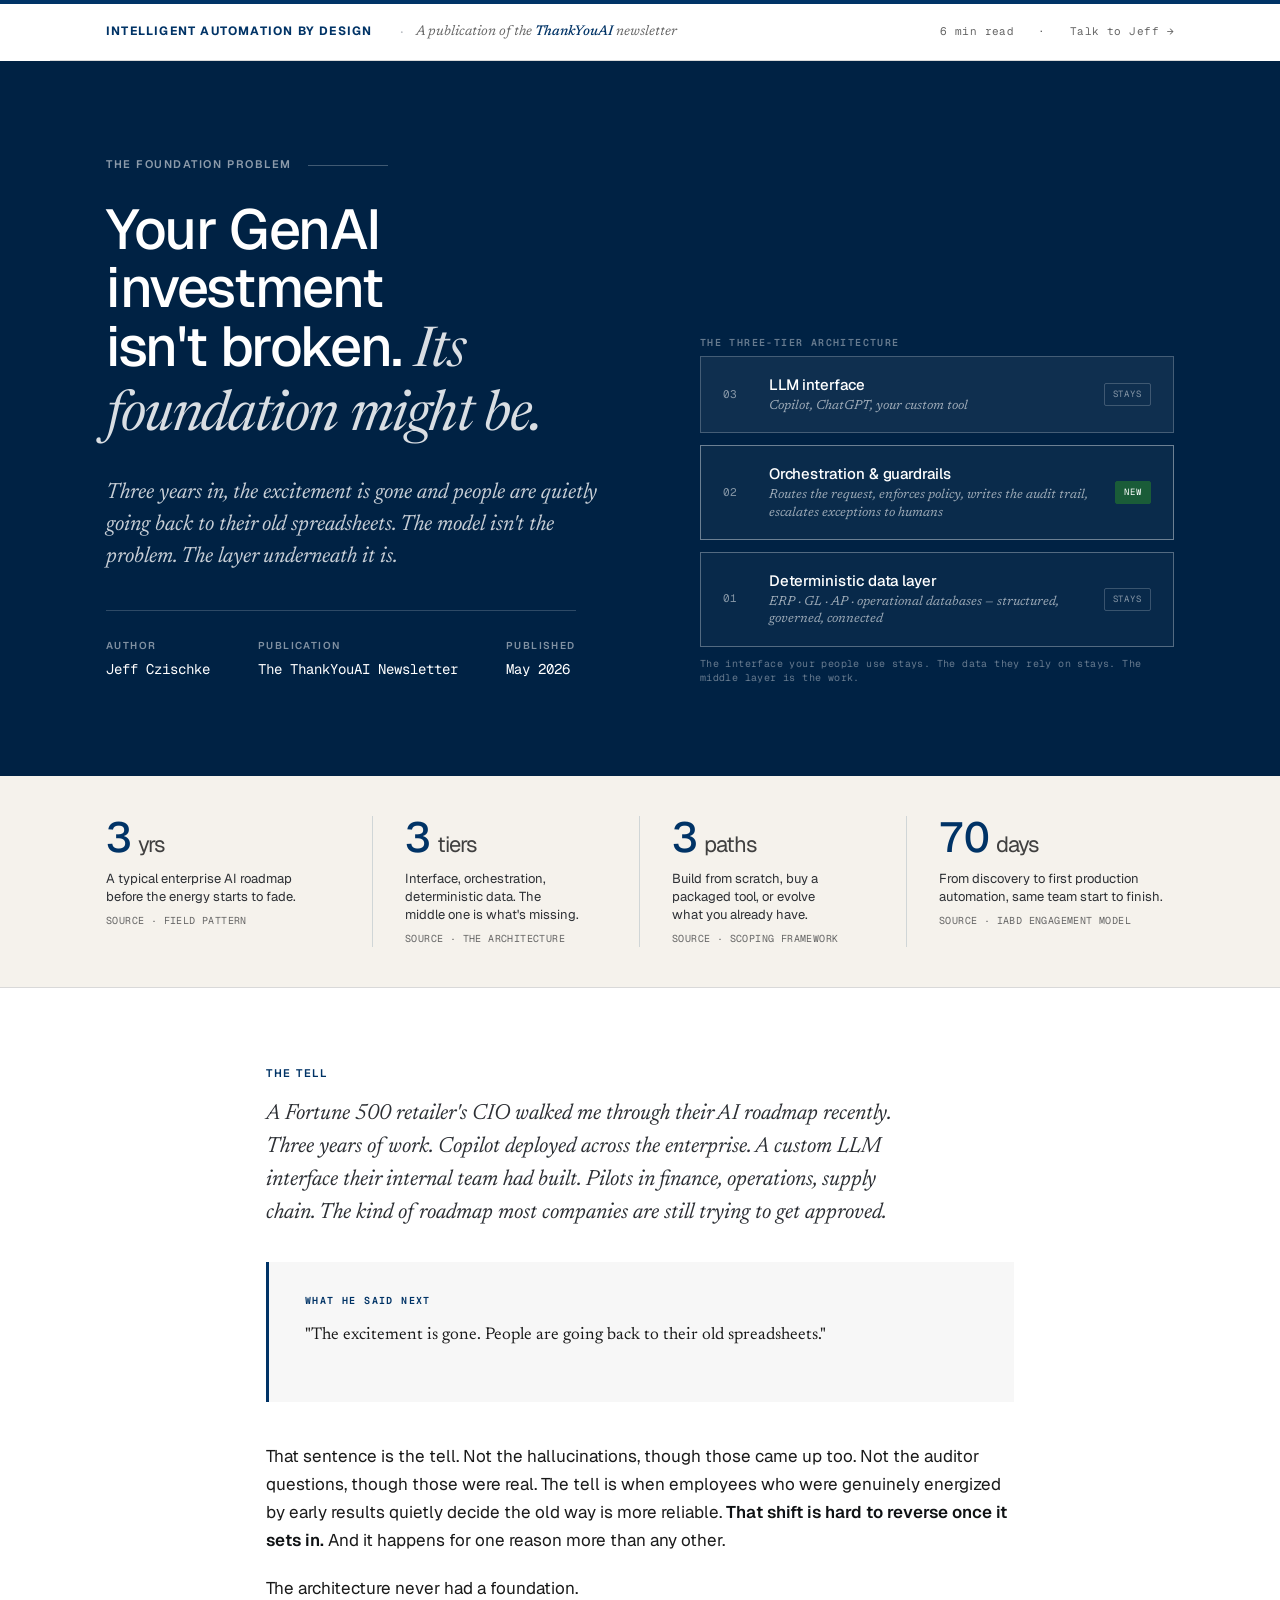
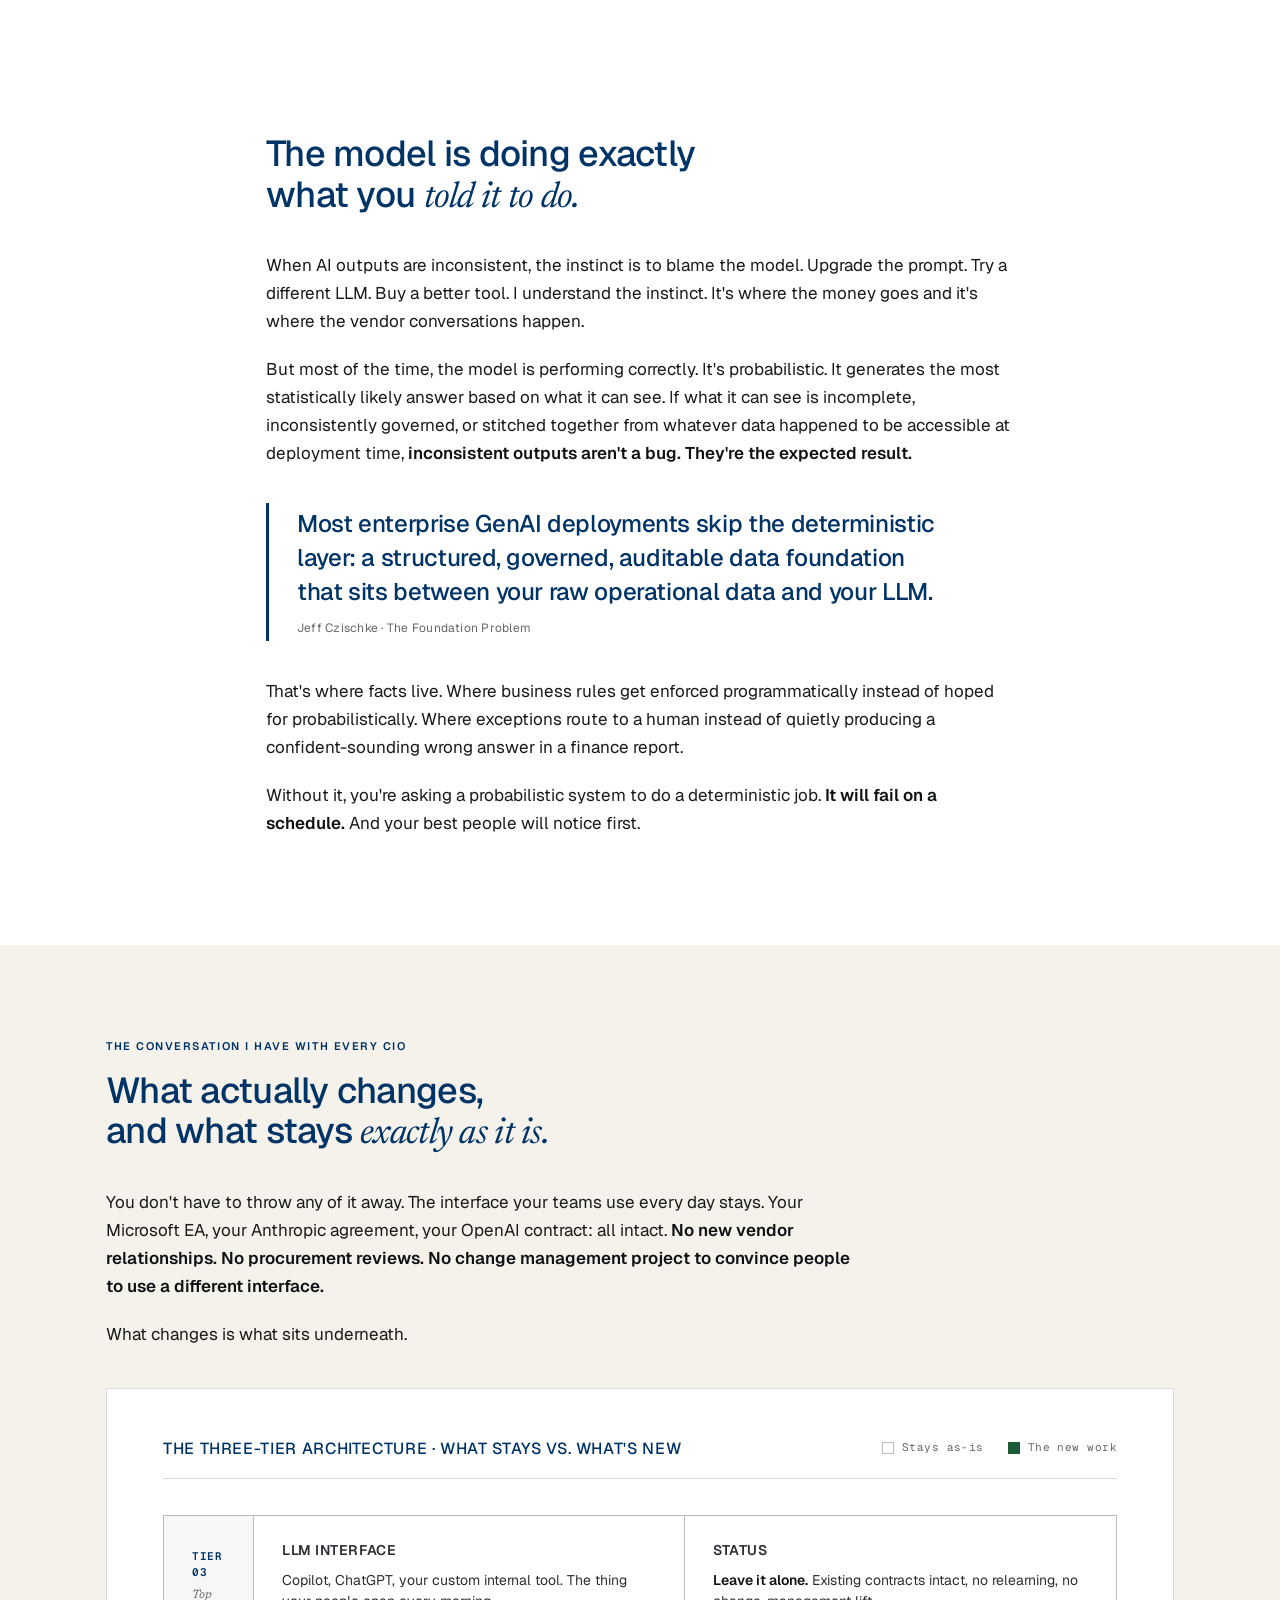
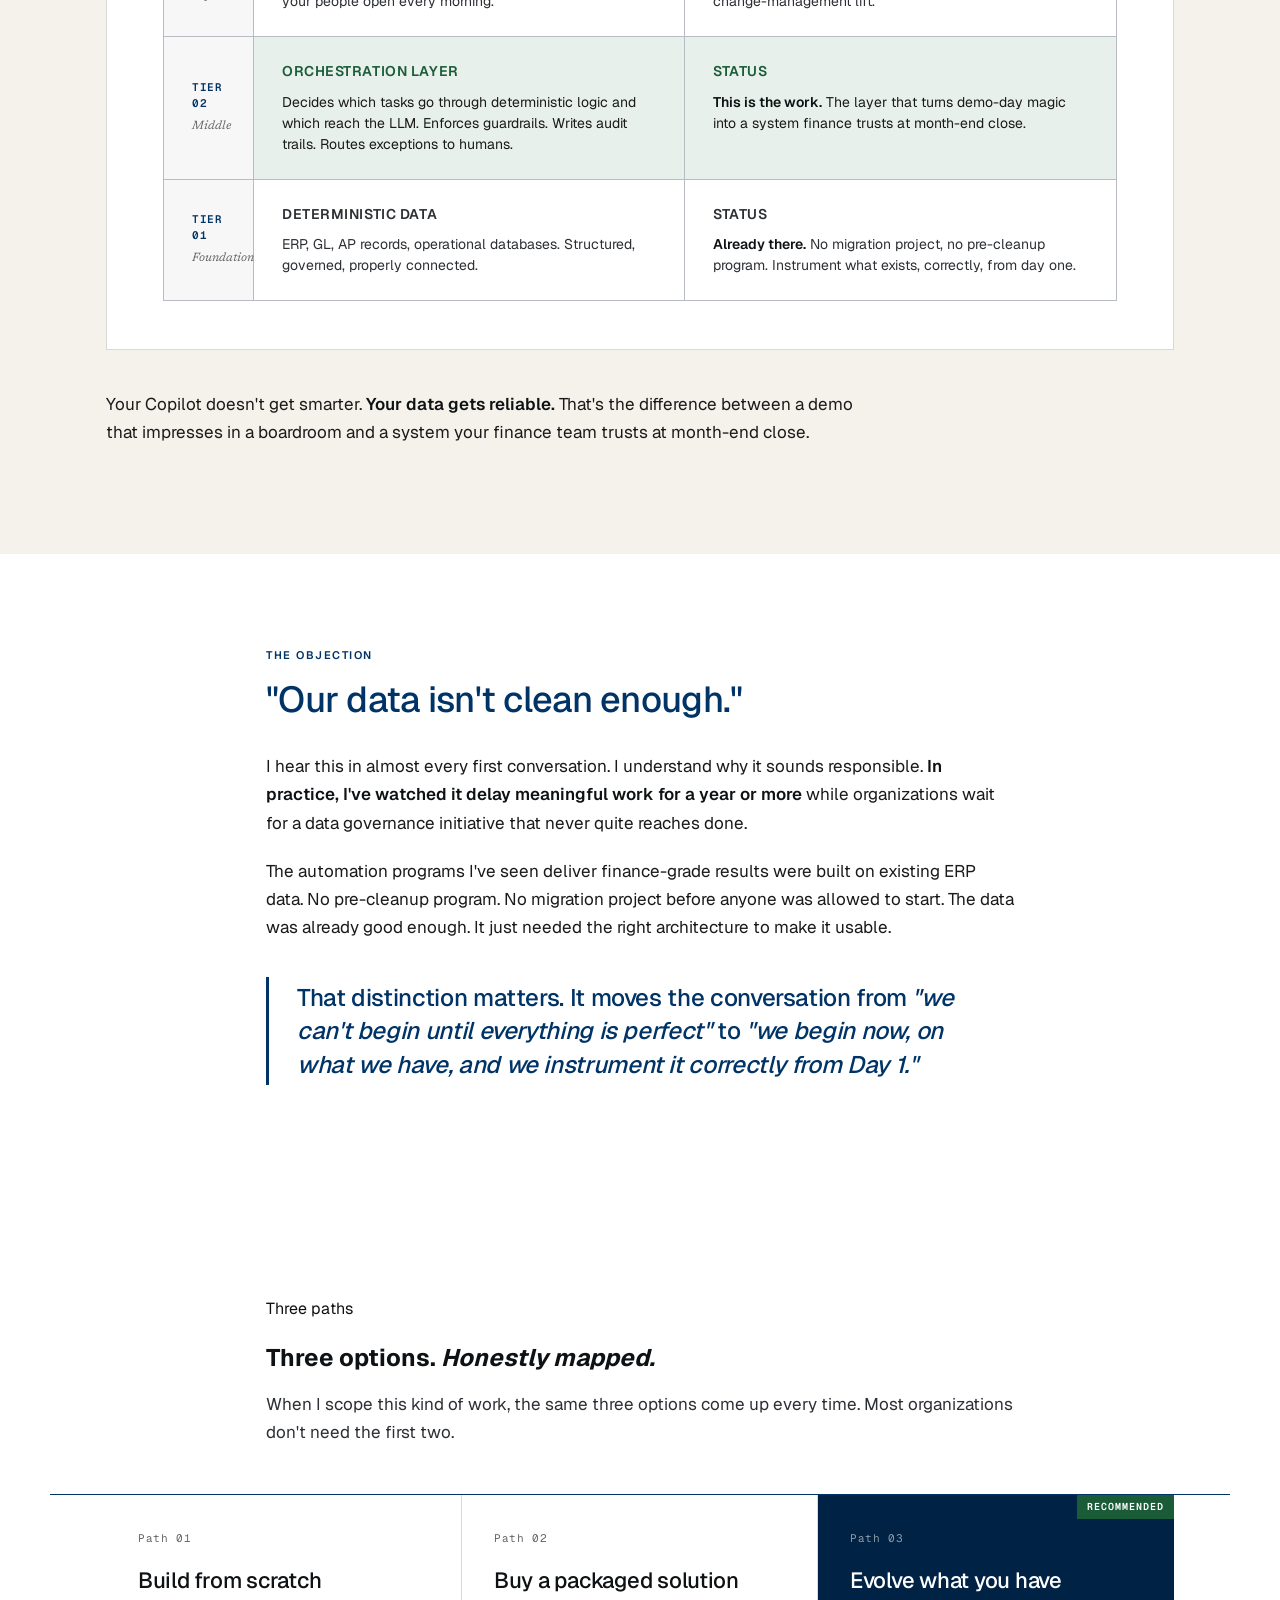
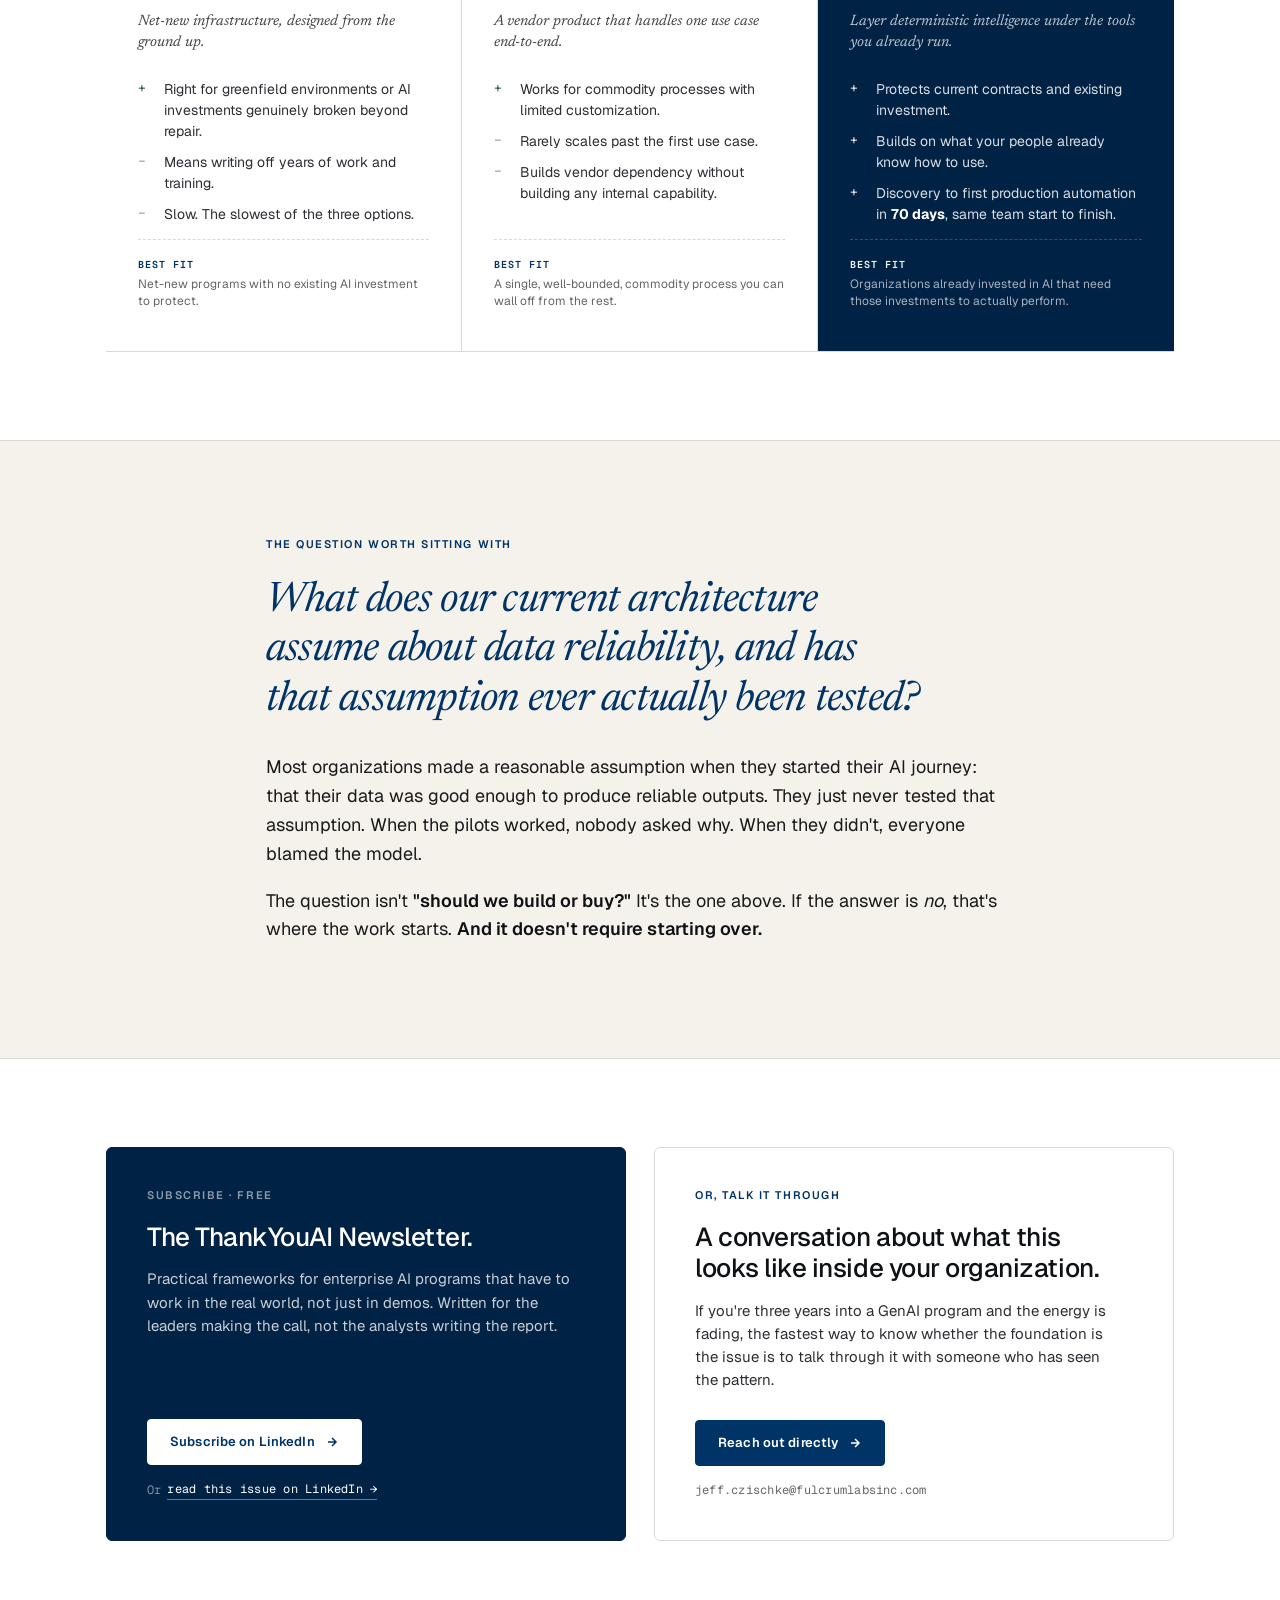
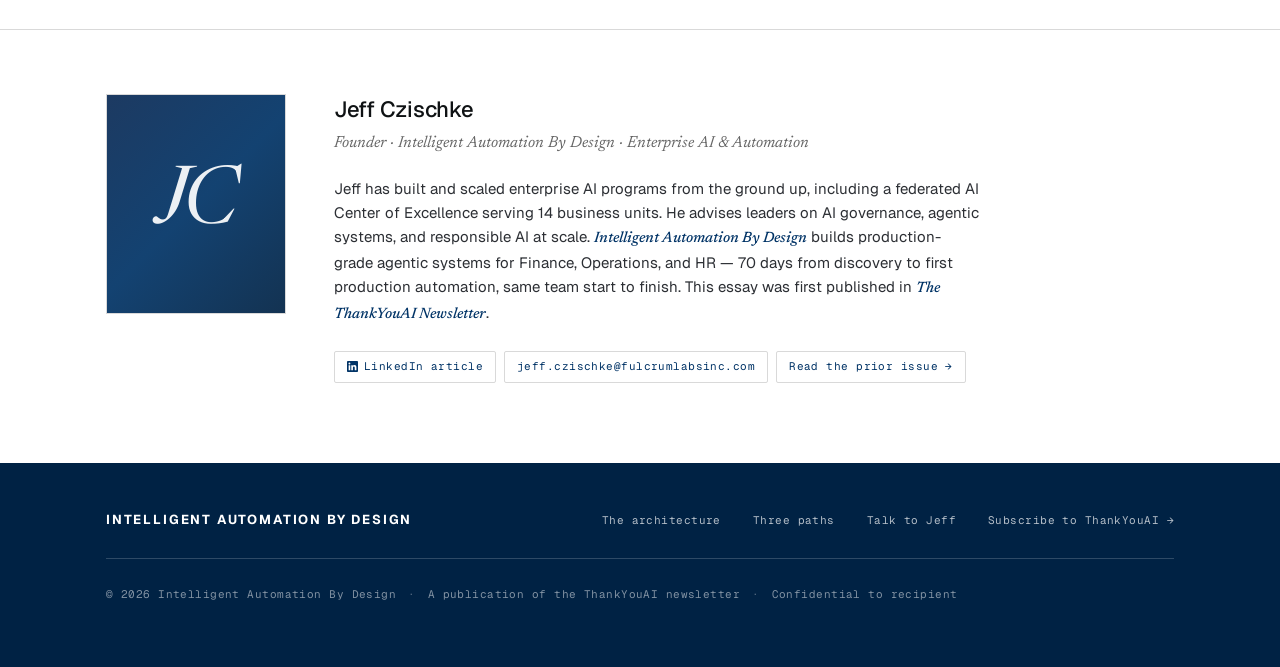
<file: newsletters/publication_2/index.html>
<!doctype html>
<html lang="en">
<head>
<meta charset="utf-8">
<meta name="viewport" content="width=device-width, initial-scale=1">
<title>Your GenAI Investment Isn't Broken. Its Foundation Might Be. | Intelligent Automation By Design</title>
<meta name="description" content="Most enterprise GenAI deployments skip the deterministic layer. Here's what to fix without throwing away the work. By Jeff Czischke, Intelligent Automation By Design.">
<link rel="stylesheet" href="colors_and_type.css">
<style>
  *, *::before, *::after { box-sizing: border-box; }
  html { scroll-behavior: smooth; }
  body {
    margin: 0;
    background: var(--paper);
    color: var(--ink-900);
    font-family: var(--font-sans);
    font-size: 16px;
    line-height: var(--lh-normal);
    -webkit-font-smoothing: antialiased;
    -moz-osx-font-smoothing: grayscale;
  }
  ::selection { background: var(--fulcrum-navy); color: #fff; }
  a { color: inherit; text-decoration: none; }

  /* ========== layout primitives ========== */
  .wrap { max-width: 1180px; margin: 0 auto; padding: 0 56px; }
  .wrap--narrow { max-width: 860px; margin: 0 auto; padding: 0 56px; }

  /* ========== top chrome ========== */
  .topbar {
    border-top: 4px solid var(--fulcrum-navy);
    background: var(--paper);
    position: sticky; top: 0; z-index: 30;
    backdrop-filter: saturate(180%) blur(8px);
    background: rgba(255,255,255,0.92);
  }
  .topbar__inner {
    display: flex; justify-content: space-between; align-items: center;
    padding: 18px 56px;
    max-width: 1180px; margin: 0 auto;
    border-bottom: 1px solid var(--border);
  }
  .brand { display: flex; align-items: baseline; gap: 16px; }
  .brand__mark {
    font-weight: 700; font-size: 12px; letter-spacing: 0.10em;
    color: var(--fulcrum-navy);
    white-space: nowrap;
  }
  .brand__byline {
    font-family: var(--font-serif); font-style: italic;
    font-size: 14px; color: var(--ink-500);
  }
  .brand__byline em { font-style: italic; color: var(--fulcrum-navy); font-weight: 500; }
  .brand__byline::before {
    content: "·"; margin: 0 12px; color: var(--ink-300); font-style: normal;
  }
  .topbar__meta {
    font-family: var(--font-mono); font-size: 11px;
    color: var(--ink-500); letter-spacing: 0.04em;
    display: flex; gap: 24px; align-items: center;
    white-space: nowrap;
  }
  .topbar__meta a:hover { color: var(--fulcrum-navy); }

  /* ========== HERO ========== */
  .hero {
    background: var(--fulcrum-navy-deep);
    color: #fff;
    position: relative;
    overflow: hidden;
    padding: 96px 0 80px;
  }
  .hero__grid {
    display: grid;
    grid-template-columns: 1.1fr 1fr;
    gap: 72px;
    align-items: end;
  }
  .hero__kicker {
    font-size: 11px; font-weight: 600; letter-spacing: 0.14em;
    text-transform: uppercase;
    color: rgba(255,255,255,0.55);
    margin-bottom: 28px;
    display: flex; gap: 16px; align-items: center;
  }
  .hero__kicker::after {
    content: ""; height: 1px; width: 80px; background: rgba(255,255,255,0.25);
  }
  .hero__title {
    font-size: 56px;
    line-height: 1.04;
    letter-spacing: -0.025em;
    font-weight: 500;
    color: #fff;
    text-wrap: balance;
    margin: 0 0 32px;
  }
  .hero__title em {
    font-family: var(--font-serif);
    font-style: italic;
    font-weight: 400;
    color: rgba(255,255,255,0.85);
  }
  .hero__lede {
    font-family: var(--font-serif);
    font-style: italic;
    font-size: 22px;
    line-height: 1.45;
    color: rgba(255,255,255,0.78);
    max-width: 520px;
    margin: 0 0 36px;
    text-wrap: pretty;
  }
  .hero__meta {
    display: grid;
    grid-template-columns: repeat(3, auto);
    gap: 48px;
    padding-top: 28px;
    border-top: 1px solid rgba(255,255,255,0.18);
    width: fit-content;
  }
  .hero__meta dt {
    font-size: 10px; font-weight: 600; letter-spacing: 0.14em;
    text-transform: uppercase;
    color: rgba(255,255,255,0.5);
    margin-bottom: 6px;
  }
  .hero__meta dd {
    font-family: var(--font-mono);
    font-size: 14px;
    color: #fff;
    margin: 0;
  }

  /* ========== Tier stack (hero right) ========== */
  .tierstack {
    display: flex;
    flex-direction: column;
    gap: 12px;
  }
  .tierstack__label {
    font-size: 10px; font-weight: 600; letter-spacing: 0.14em;
    text-transform: uppercase;
    color: rgba(255,255,255,0.4);
    margin-bottom: 6px;
    font-family: var(--font-mono);
  }
  .tier {
    border: 1px solid rgba(255,255,255,0.22);
    padding: 18px 22px;
    display: grid;
    grid-template-columns: 28px 1fr auto;
    gap: 18px;
    align-items: center;
    background: rgba(255,255,255,0.02);
    transition: background var(--dur-base) var(--ease-standard);
  }
  .tier__n {
    font-family: var(--font-mono);
    font-size: 11px;
    color: rgba(255,255,255,0.5);
    letter-spacing: 0.04em;
  }
  .tier__title {
    font-size: 15px;
    font-weight: 500;
    color: #fff;
    letter-spacing: -0.005em;
    margin: 0 0 2px;
    line-height: 1.3;
  }
  .tier__sub {
    font-family: var(--font-serif);
    font-style: italic;
    font-size: 13px;
    color: rgba(255,255,255,0.6);
    line-height: 1.35;
  }
  .tier__tag {
    font-family: var(--font-mono);
    font-size: 9px;
    letter-spacing: 0.10em;
    color: rgba(255,255,255,0.5);
    text-transform: uppercase;
    padding: 4px 8px;
    border: 1px solid rgba(255,255,255,0.2);
    border-radius: var(--radius-xs);
    white-space: nowrap;
  }
  .tier--top { background: rgba(255,255,255,0.06); }
  .tier--orchestration {
    border-color: rgba(255,255,255,0.4);
    background: rgba(255,255,255,0.04);
    position: relative;
  }
  .tier--orchestration .tier__tag {
    background: var(--fulcrum-forest);
    border-color: var(--fulcrum-forest);
    color: #fff;
  }
  .tier--bottom {
    border-color: rgba(255,255,255,0.3);
    background: rgba(255,255,255,0.03);
  }
  .tierstack__caption {
    font-family: var(--font-mono);
    font-size: 10px;
    letter-spacing: 0.04em;
    color: rgba(255,255,255,0.4);
    margin-top: 10px;
    line-height: 1.45;
  }

  /* ========== Anchor strip (replaces KPIs) ========== */
  .anchors {
    background: var(--fulcrum-sand);
    border-bottom: 1px solid var(--border);
  }
  .anchors__inner {
    max-width: 1180px; margin: 0 auto;
    padding: 40px 56px;
    display: grid;
    grid-template-columns: repeat(4, 1fr);
    gap: 0;
  }
  .anchor {
    padding: 0 32px;
    border-right: 1px solid rgba(0,51,102,0.15);
  }
  .anchor:first-child { padding-left: 0; }
  .anchor:last-child { border-right: 0; padding-right: 0; }
  .anchor__n {
    font-size: 42px;
    font-weight: 500;
    color: var(--fulcrum-navy);
    line-height: 1;
    letter-spacing: -0.025em;
    font-variant-numeric: tabular-nums;
    margin-bottom: 12px;
  }
  .anchor__n .unit { font-size: 22px; font-weight: 400; margin-left: 2px; color: var(--ink-600); }
  .anchor__label {
    font-size: 13px;
    color: var(--ink-700);
    line-height: 1.4;
    text-wrap: balance;
    margin-bottom: 8px;
  }
  .anchor__src {
    font-family: var(--font-mono);
    font-size: 10px; letter-spacing: 0.04em;
    color: var(--ink-500);
    text-transform: uppercase;
  }

  /* ========== editorial body ========== */
  section.essay { padding: 88px 0; }
  section.essay--tight { padding: 72px 0 24px; }
  section.essay--sand { background: var(--fulcrum-sand); }
  .essay h2.section-title {
    font-size: 36px;
    font-weight: 500;
    letter-spacing: -0.02em;
    line-height: 1.12;
    color: var(--fulcrum-navy);
    margin: 0 0 32px;
    text-wrap: balance;
  }
  .essay h2.section-title em {
    font-family: var(--font-serif);
    font-style: italic;
    font-weight: 400;
  }
  .essay p {
    font-size: 17px;
    line-height: 1.65;
    color: var(--ink-800);
    margin: 0 0 20px;
    text-wrap: pretty;
  }
  .essay p strong { color: var(--ink-900); font-weight: 600; }
  .essay p em { font-family: var(--font-serif); font-style: italic; color: var(--ink-700); }
  .essay p.lede {
    font-size: 22px; line-height: 1.5;
    color: var(--ink-700);
    font-family: var(--font-serif);
    font-style: italic;
    text-wrap: balance;
    margin-bottom: 28px;
  }
  .essay .label {
    font-size: 11px;
    font-weight: 600;
    letter-spacing: 0.14em;
    text-transform: uppercase;
    color: var(--fulcrum-navy);
    margin-bottom: 16px;
    display: inline-block;
  }
  .pull {
    border-left: 3px solid var(--fulcrum-navy);
    padding: 4px 0 4px 28px;
    margin: 36px 0;
    font-size: 24px;
    line-height: 1.4;
    color: var(--fulcrum-navy);
    font-weight: 500;
    letter-spacing: -0.015em;
    text-wrap: balance;
  }
  .pull cite {
    display: block;
    margin-top: 12px;
    font-size: 12px;
    font-style: normal;
    color: var(--ink-500);
    font-weight: 400;
    letter-spacing: 0.02em;
  }

  /* Story callout */
  .story {
    background: var(--ink-50);
    border-left: 3px solid var(--fulcrum-navy);
    padding: 32px 36px;
    margin: 32px 0 40px;
  }
  .story__label {
    font-family: var(--font-mono);
    font-size: 10px;
    font-weight: 600;
    letter-spacing: 0.14em;
    text-transform: uppercase;
    color: var(--fulcrum-navy);
    margin-bottom: 14px;
  }
  .story__body {
    font-family: var(--font-serif);
    font-size: 19px;
    line-height: 1.5;
    color: var(--ink-800);
    margin: 0;
  }
  .story__body em { font-style: italic; color: var(--fulcrum-navy); }
  .story__quote {
    display: block;
    margin-top: 14px;
    padding-top: 14px;
    border-top: 1px solid var(--border);
    font-family: var(--font-serif);
    font-style: italic;
    font-size: 20px;
    color: var(--fulcrum-navy);
  }

  /* ========== Architecture diagram block ========== */
  .arch {
    background: var(--paper);
    border: 1px solid var(--border);
    padding: 48px 56px;
    margin: 40px 0 0;
    position: relative;
  }
  .arch__head {
    display: flex; justify-content: space-between; align-items: baseline;
    margin-bottom: 36px;
    padding-bottom: 18px;
    border-bottom: 1px solid var(--border);
  }
  .arch__title {
    font-size: 16px;
    font-weight: 500;
    letter-spacing: 0.04em;
    text-transform: uppercase;
    color: var(--fulcrum-navy);
    margin: 0;
  }
  .arch__legend {
    font-family: var(--font-mono);
    font-size: 11px;
    letter-spacing: 0.04em;
    color: var(--ink-500);
    display: flex; gap: 24px;
  }
  .arch__legend span { display: inline-flex; align-items: center; gap: 8px; }
  .arch__legend .sw { width: 12px; height: 12px; display: inline-block; }
  .arch__legend .sw--stay { background: var(--paper); border: 1px solid var(--border-strong); }
  .arch__legend .sw--change { background: var(--fulcrum-forest); }

  .arch__stack {
    display: grid;
    grid-template-columns: 90px 1fr 1fr;
    gap: 0;
    border: 1px solid var(--border-strong);
  }
  .arch__row {
    display: contents;
  }
  .arch__row > * {
    border-bottom: 1px solid var(--border-strong);
    padding: 24px 28px;
  }
  .arch__row:last-child > * { border-bottom: 0; }
  .arch__tier {
    background: var(--ink-50);
    border-right: 1px solid var(--border-strong);
    font-family: var(--font-mono);
    font-size: 11px;
    letter-spacing: 0.06em;
    text-transform: uppercase;
    color: var(--fulcrum-navy);
    font-weight: 600;
    display: flex;
    flex-direction: column;
    justify-content: center;
  }
  .arch__tier small {
    display: block;
    font-family: var(--font-serif);
    font-style: italic;
    font-size: 12px;
    color: var(--ink-500);
    text-transform: none;
    letter-spacing: 0;
    margin-top: 6px;
    font-weight: 400;
  }
  .arch__cell {
    border-right: 1px solid var(--border-strong);
  }
  .arch__cell:last-child { border-right: 0; }
  .arch__cell h4 {
    font-size: 14px;
    font-weight: 600;
    letter-spacing: 0.04em;
    text-transform: uppercase;
    color: var(--ink-700);
    margin: 0 0 10px;
  }
  .arch__cell p {
    font-size: 14px;
    line-height: 1.5;
    color: var(--ink-700);
    margin: 0;
  }
  .arch__cell--change {
    background: var(--fulcrum-forest-soft);
  }
  .arch__cell--change h4 {
    color: var(--fulcrum-forest);
  }
  .arch__cell--change p { color: var(--ink-800); }
  .arch__cell--change strong { color: var(--fulcrum-forest); }

  /* ========== Paths comparison ========== */
  .paths {
    padding: 88px 0;
    background: var(--paper);
  }
  .paths__head {
    max-width: 860px;
    margin: 0 auto 48px;
    padding: 0 56px;
  }
  .paths__grid {
    max-width: 1180px;
    margin: 0 auto;
    padding: 0 56px;
    display: grid;
    grid-template-columns: repeat(3, 1fr);
    gap: 0;
    border-top: 1px solid var(--fulcrum-navy);
  }
  .path {
    padding: 36px 32px 40px;
    border-right: 1px solid var(--border);
    border-bottom: 1px solid var(--border);
    background: var(--paper);
    display: flex;
    flex-direction: column;
    gap: 14px;
    position: relative;
  }
  .path:last-child { border-right: 0; }
  .path__rank {
    font-family: var(--font-mono);
    font-size: 11px;
    letter-spacing: 0.06em;
    color: var(--ink-500);
    margin-bottom: 4px;
  }
  .path__title {
    font-size: 22px;
    font-weight: 500;
    color: var(--ink-900);
    margin: 0;
    letter-spacing: -0.012em;
  }
  .path__verdict {
    font-family: var(--font-serif);
    font-style: italic;
    font-size: 15px;
    color: var(--ink-600);
    line-height: 1.4;
    margin: 0 0 12px;
  }
  .path__list {
    list-style: none;
    margin: 0; padding: 0;
    display: flex;
    flex-direction: column;
    gap: 10px;
    font-size: 14px;
    line-height: 1.5;
    color: var(--ink-700);
  }
  .path__list li {
    display: grid;
    grid-template-columns: 16px 1fr;
    gap: 10px;
    align-items: start;
  }
  .path__list .mark {
    font-family: var(--font-mono);
    font-size: 13px;
    color: var(--ink-400);
    line-height: 1.4;
  }
  .path__list .mark--plus { color: var(--fulcrum-forest); }
  .path__list .mark--minus { color: var(--ink-400); }
  .path__fit {
    margin-top: auto;
    padding-top: 18px;
    border-top: 1px dashed var(--border);
    font-size: 12px;
    color: var(--ink-500);
    line-height: 1.45;
  }
  .path__fit strong {
    display: block;
    font-family: var(--font-mono);
    font-size: 10px;
    letter-spacing: 0.10em;
    color: var(--fulcrum-navy);
    text-transform: uppercase;
    margin-bottom: 4px;
    font-weight: 600;
  }
  .path--rec {
    background: var(--fulcrum-navy-deep);
    color: #fff;
    border-right-color: var(--fulcrum-navy-deep);
  }
  .path--rec .path__rank { color: rgba(255,255,255,0.55); }
  .path--rec .path__title { color: #fff; }
  .path--rec .path__verdict { color: rgba(255,255,255,0.75); }
  .path--rec .path__list { color: rgba(255,255,255,0.85); }
  .path--rec .path__list .mark--plus { color: var(--fulcrum-forest-soft); }
  .path--rec .path__list .mark--minus { color: rgba(255,255,255,0.45); }
  .path--rec .path__fit { border-top-color: rgba(255,255,255,0.2); color: rgba(255,255,255,0.65); }
  .path--rec .path__fit strong { color: rgba(255,255,255,0.95); }
  .path--rec .path__badge {
    position: absolute;
    top: 0; right: 0;
    background: var(--fulcrum-forest);
    color: #fff;
    font-family: var(--font-mono);
    font-size: 10px;
    letter-spacing: 0.10em;
    padding: 5px 10px;
    text-transform: uppercase;
    font-weight: 600;
  }

  /* ========== BOTTOM LINE ========== */
  .bottom {
    background: var(--fulcrum-sand);
    padding: 96px 0;
    border-top: 1px solid var(--border);
    border-bottom: 1px solid var(--border);
  }
  .bottom__inner {
    max-width: 860px; margin: 0 auto;
    padding: 0 56px;
  }
  .bottom__label {
    font-size: 11px; font-weight: 600; letter-spacing: 0.14em;
    text-transform: uppercase;
    color: var(--fulcrum-navy);
    margin-bottom: 24px;
  }
  .bottom__title {
    font-family: var(--font-serif);
    font-style: italic;
    font-weight: 400;
    font-size: 42px;
    line-height: 1.18;
    letter-spacing: -0.018em;
    color: var(--fulcrum-navy);
    text-wrap: balance;
    margin: 0 0 28px;
  }
  .bottom__body p {
    font-size: 18px;
    line-height: 1.6;
    color: var(--ink-800);
    margin: 0 0 18px;
    text-wrap: pretty;
  }
  .bottom__body strong { color: var(--ink-900); font-weight: 600; }

  /* ========== CTA panel ========== */
  .cta {
    padding: 88px 0;
    background: var(--paper);
  }
  .cta__inner {
    max-width: 1180px;
    margin: 0 auto;
    padding: 0 56px;
    display: grid;
    grid-template-columns: 1fr 1fr;
    gap: 28px;
  }
  .cta__card {
    background: var(--paper);
    border: 1px solid var(--border);
    padding: 40px;
    border-radius: var(--radius-md);
    display: flex;
    flex-direction: column;
  }
  .cta__card--primary {
    background: var(--fulcrum-navy-deep);
    color: #fff;
    border: 1px solid var(--fulcrum-navy-deep);
  }
  .cta__label {
    font-size: 11px; font-weight: 600; letter-spacing: 0.14em;
    text-transform: uppercase;
    color: var(--fulcrum-navy);
    margin-bottom: 18px;
  }
  .cta__card--primary .cta__label { color: rgba(255,255,255,0.55); }
  .cta__title {
    font-size: 26px;
    font-weight: 500;
    line-height: 1.2;
    letter-spacing: -0.018em;
    color: var(--ink-900);
    margin: 0 0 14px;
    text-wrap: balance;
  }
  .cta__card--primary .cta__title { color: #fff; }
  .cta__body {
    font-size: 15px;
    line-height: 1.55;
    color: var(--ink-700);
    margin: 0 0 28px;
    text-wrap: pretty;
    flex: 1;
  }
  .cta__card--primary .cta__body { color: rgba(255,255,255,0.78); }
  .cta__btn {
    display: inline-flex;
    align-items: center;
    gap: 10px;
    padding: 13px 22px;
    background: var(--fulcrum-navy);
    color: #fff;
    border: 1px solid var(--fulcrum-navy);
    border-radius: var(--radius-sm);
    font-size: 13px;
    font-weight: 600;
    letter-spacing: 0.01em;
    text-decoration: none;
    transition: all var(--dur-fast) var(--ease-standard);
    align-self: flex-start;
  }
  .cta__btn:hover { background: var(--fulcrum-navy-deep); border-color: var(--fulcrum-navy-deep); }
  .cta__btn:active { transform: translateY(1px); }
  .cta__card--primary .cta__btn {
    background: #fff; color: var(--fulcrum-navy); border-color: #fff;
  }
  .cta__card--primary .cta__btn:hover { background: var(--fulcrum-sand); }
  .cta__btn .arrow { width: 14px; height: 14px; }

  .cta__secondary {
    margin-top: 16px;
    display: inline-flex;
    align-items: center; gap: 6px;
    font-size: 12px;
    color: var(--ink-500);
    font-family: var(--font-mono);
    letter-spacing: 0.02em;
  }
  .cta__card--primary .cta__secondary { color: rgba(255,255,255,0.5); }
  .cta__secondary a { color: var(--fulcrum-navy); border-bottom: 1px solid var(--border-strong); }
  .cta__card--primary .cta__secondary a { color: #fff; border-color: rgba(255,255,255,0.4); }

  /* ========== AUTHOR ========== */
  .author {
    padding: 64px 0 80px;
    border-top: 1px solid var(--border);
  }
  .author__inner {
    max-width: 1180px;
    margin: 0 auto;
    padding: 0 56px;
    display: grid;
    grid-template-columns: 180px 1fr;
    gap: 48px;
    align-items: start;
  }
  .author__portrait {
    width: 180px; height: 220px;
    background: var(--ink-100);
    border: 1px solid var(--border);
    position: relative;
    overflow: hidden;
    display: flex; align-items: center; justify-content: center;
  }
  .author__portrait::before {
    content: ""; position: absolute; inset: 0;
    background:
      linear-gradient(135deg, var(--fulcrum-navy-soft) 0%, var(--fulcrum-navy) 50%, var(--fulcrum-navy-deep) 100%);
    opacity: 0.92;
  }
  .author__initials {
    position: relative; z-index: 1;
    font-family: var(--font-serif);
    font-style: italic;
    font-weight: 400;
    font-size: 80px;
    color: rgba(255,255,255,0.92);
    letter-spacing: -0.04em;
  }
  .author__name {
    font-size: 22px;
    font-weight: 500;
    color: var(--ink-900);
    margin: 0 0 6px;
    letter-spacing: -0.012em;
  }
  .author__role {
    font-family: var(--font-serif);
    font-style: italic;
    font-size: 16px;
    color: var(--ink-500);
    margin: 0 0 22px;
  }
  .author__bio {
    font-size: 15px;
    line-height: 1.6;
    color: var(--ink-700);
    margin: 0 0 24px;
    max-width: 680px;
    text-wrap: pretty;
  }
  .author__bio em { font-family: var(--font-serif); font-style: italic; color: var(--fulcrum-navy); font-weight: 500; }
  .author__links {
    display: flex; gap: 8px; flex-wrap: wrap;
  }
  .author__link {
    display: inline-flex; align-items: center; gap: 6px;
    font-family: var(--font-mono);
    font-size: 11px;
    letter-spacing: 0.04em;
    padding: 7px 12px;
    border: 1px solid var(--border);
    border-radius: var(--radius-xs);
    color: var(--fulcrum-navy);
    text-decoration: none;
    transition: all var(--dur-fast) var(--ease-standard);
  }
  .author__link:hover {
    border-color: var(--fulcrum-navy);
    background: var(--ink-50);
  }

  /* ========== FOOTER ========== */
  footer.foot {
    background: var(--fulcrum-navy-deep);
    color: rgba(255,255,255,0.6);
    padding: 48px 0 64px;
  }
  .foot__inner {
    max-width: 1180px;
    margin: 0 auto;
    padding: 0 56px;
  }
  .foot__top {
    display: flex; justify-content: space-between; align-items: baseline;
    padding-bottom: 28px;
    border-bottom: 1px solid rgba(255,255,255,0.18);
    margin-bottom: 28px;
  }
  .foot__brand {
    font-weight: 700; font-size: 13px; letter-spacing: 0.14em;
    color: #fff;
  }
  .foot__nav {
    display: flex; gap: 32px; font-family: var(--font-mono);
    font-size: 11px; letter-spacing: 0.04em;
  }
  .foot__nav a { color: rgba(255,255,255,0.7); }
  .foot__nav a:hover { color: #fff; }
  .foot__meta {
    font-family: var(--font-mono);
    font-size: 11px;
    letter-spacing: 0.04em;
    color: rgba(255,255,255,0.5);
  }
  .foot__meta .sep { margin: 0 12px; color: rgba(255,255,255,0.3); }

  /* ========== responsive ========== */
  @media (max-width: 1100px) {
    .hero { padding: 72px 0 56px; }
    .hero__grid { grid-template-columns: 1fr; gap: 48px; }
    .hero__title { font-size: 48px; }
    .arch { padding: 36px 32px; }
    .cta__inner { grid-template-columns: 1fr; gap: 24px; }
  }
  @media (max-width: 860px) {
    .wrap, .wrap--narrow { padding: 0 24px; }
    .topbar__inner { padding: 14px 24px; flex-wrap: wrap; gap: 8px 16px; }
    .topbar__meta { font-size: 10px; gap: 14px; }
    .brand { flex-wrap: wrap; gap: 6px 12px; }
    .brand__byline::before { display: none; }
    .hero { padding: 56px 0 40px; }
    .hero__title { font-size: 34px; }
    .hero__lede { font-size: 18px; }
    .hero__meta { grid-template-columns: 1fr; gap: 18px; }
    .tier { grid-template-columns: 24px 1fr; padding: 14px 16px; }
    .tier__tag { display: none; }
    .anchors__inner { grid-template-columns: repeat(2, 1fr); gap: 24px 0; padding: 32px 24px; }
    .anchor { border-right: 0; padding: 0 16px; border-bottom: 1px solid rgba(0,51,102,0.15); padding-bottom: 24px; }
    .anchor:nth-child(odd) { padding-left: 0; }
    .anchor:nth-child(even) { padding-right: 0; }
    .anchor:nth-last-child(-n+2) { border-bottom: 0; padding-bottom: 0; }
    .anchor__n { font-size: 34px; }
    section.essay { padding: 64px 0; }
    .essay h2.section-title { font-size: 28px; }
    .essay p.lede { font-size: 19px; }
    .arch { padding: 24px 20px; }
    .arch__head { flex-direction: column; align-items: flex-start; gap: 12px; }
    .arch__legend { gap: 16px; }
    .arch__stack { grid-template-columns: 1fr; }
    .arch__row > * { border-right: 0 !important; padding: 20px 22px; }
    .arch__tier { border-right: 0; border-bottom: 1px solid var(--border-strong); }
    .pull { font-size: 19px; padding-left: 20px; margin: 28px 0; }
    .paths { padding: 64px 0; }
    .paths__head { padding: 0 24px; }
    .paths__grid { grid-template-columns: 1fr; padding: 0 24px; }
    .path { border-right: 0; }
    .bottom { padding: 64px 0; }
    .bottom__inner { padding: 0 24px; }
    .bottom__title { font-size: 26px; }
    .bottom__body p { font-size: 16px; }
    .cta { padding: 64px 0; }
    .cta__inner { padding: 0 24px; }
    .cta__card { padding: 28px; }
    .cta__title { font-size: 22px; }
    .author { padding: 48px 0 64px; }
    .author__inner { grid-template-columns: 1fr; gap: 24px; padding: 0 24px; }
    .author__portrait { width: 120px; height: 150px; }
    .author__initials { font-size: 56px; }
    .foot__inner { padding: 0 24px; }
    .foot__top { flex-direction: column; align-items: flex-start; gap: 20px; }
    .foot__nav { gap: 20px; flex-wrap: wrap; }
  }
</style>
</head>
<body>

<!-- ============ TOP CHROME ============ -->
<header class="topbar" data-screen-label="00 Topbar">
  <div class="topbar__inner">
    <div class="brand">
      <span class="brand__mark">INTELLIGENT AUTOMATION BY DESIGN</span>
      <span class="brand__byline">A publication of the <em>ThankYouAI</em> newsletter</span>
    </div>
    <div class="topbar__meta">
      <span>6 min read</span>
      <span>·</span>
      <a href="#cta">Talk to Jeff →</a>
    </div>
  </div>
</header>

<!-- ============ HERO ============ -->
<section class="hero" data-screen-label="01 Hero">
  <div class="wrap">
    <div class="hero__grid">
      <div>
        <div class="hero__kicker">The Foundation Problem</div>
        <h1 class="hero__title">Your GenAI investment isn't broken. <em>Its foundation might be.</em></h1>
        <p class="hero__lede">Three years in, the excitement is gone and people are quietly going back to their old spreadsheets. The model isn't the problem. The layer underneath it is.</p>
        <dl class="hero__meta">
          <div>
            <dt>Author</dt>
            <dd>Jeff Czischke</dd>
          </div>
          <div>
            <dt>Publication</dt>
            <dd>The ThankYouAI Newsletter</dd>
          </div>
          <div>
            <dt>Published</dt>
            <dd>May 2026</dd>
          </div>
        </dl>
      </div>
      <div>
        <div class="tierstack__label">The three-tier architecture</div>
        <div class="tierstack">
          <div class="tier tier--top">
            <span class="tier__n">03</span>
            <div>
              <h3 class="tier__title">LLM interface</h3>
              <div class="tier__sub">Copilot, ChatGPT, your custom tool</div>
            </div>
            <span class="tier__tag">Stays</span>
          </div>
          <div class="tier tier--orchestration">
            <span class="tier__n">02</span>
            <div>
              <h3 class="tier__title">Orchestration &amp; guardrails</h3>
              <div class="tier__sub">Routes the request, enforces policy, writes the audit trail, escalates exceptions to humans</div>
            </div>
            <span class="tier__tag">New</span>
          </div>
          <div class="tier tier--bottom">
            <span class="tier__n">01</span>
            <div>
              <h3 class="tier__title">Deterministic data layer</h3>
              <div class="tier__sub">ERP · GL · AP · operational databases — structured, governed, connected</div>
            </div>
            <span class="tier__tag">Stays</span>
          </div>
        </div>
        <p class="tierstack__caption">The interface your people use stays. The data they rely on stays. The middle layer is the work.</p>
      </div>
    </div>
  </div>
</section>

<!-- ============ ANCHORS ============ -->
<section class="anchors" data-screen-label="02 Anchors" aria-label="Key facts">
  <div class="anchors__inner">
    <div class="anchor">
      <div class="anchor__n">3<span class="unit">&nbsp;yrs</span></div>
      <div class="anchor__label">A typical enterprise AI roadmap before the energy starts to fade.</div>
      <div class="anchor__src">Source · Field pattern</div>
    </div>
    <div class="anchor">
      <div class="anchor__n">3<span class="unit">&nbsp;tiers</span></div>
      <div class="anchor__label">Interface, orchestration, deterministic data. The middle one is what's missing.</div>
      <div class="anchor__src">Source · The architecture</div>
    </div>
    <div class="anchor">
      <div class="anchor__n">3<span class="unit">&nbsp;paths</span></div>
      <div class="anchor__label">Build from scratch, buy a packaged tool, or evolve what you already have.</div>
      <div class="anchor__src">Source · Scoping framework</div>
    </div>
    <div class="anchor">
      <div class="anchor__n">70<span class="unit">&nbsp;days</span></div>
      <div class="anchor__label">From discovery to first production automation, same team start to finish.</div>
      <div class="anchor__src">Source · IABD engagement model</div>
    </div>
  </div>
</section>

<!-- ============ INTRO ============ -->
<section class="essay essay--tight" data-screen-label="03 Intro">
  <div class="wrap--narrow">
    <span class="label">The tell</span>
    <p class="lede">A Fortune 500 retailer's CIO walked me through their AI roadmap recently. Three years of work. Copilot deployed across the enterprise. A custom LLM interface their internal team had built. Pilots in finance, operations, supply chain. The kind of roadmap most companies are still trying to get approved.</p>

    <div class="story">
      <div class="story__label">What he said next</div>
      <p class="story__body">"The excitement is gone. People are going back to their old spreadsheets."</p>
    </div>

    <p>That sentence is the tell. Not the hallucinations, though those came up too. Not the auditor questions, though those were real. The tell is when employees who were genuinely energized by early results quietly decide the old way is more reliable. <strong>That shift is hard to reverse once it sets in.</strong> And it happens for one reason more than any other.</p>
    <p>The architecture never had a foundation.</p>
  </div>
</section>

<!-- ============ DIAGNOSIS ============ -->
<section class="essay" data-screen-label="04 The model is doing exactly what you told it to">
  <div class="wrap--narrow">
    <h2 class="section-title">The model is doing exactly what you <em>told it to do.</em></h2>

    <p>When AI outputs are inconsistent, the instinct is to blame the model. Upgrade the prompt. Try a different LLM. Buy a better tool. I understand the instinct. It's where the money goes and it's where the vendor conversations happen.</p>
    <p>But most of the time, the model is performing correctly. It's probabilistic. It generates the most statistically likely answer based on what it can see. If what it can see is incomplete, inconsistently governed, or stitched together from whatever data happened to be accessible at deployment time, <strong>inconsistent outputs aren't a bug. They're the expected result.</strong></p>

    <div class="pull">Most enterprise GenAI deployments skip the deterministic layer: a structured, governed, auditable data foundation that sits between your raw operational data and your LLM.
      <cite>Jeff Czischke · The Foundation Problem</cite>
    </div>

    <p>That's where facts live. Where business rules get enforced programmatically instead of hoped for probabilistically. Where exceptions route to a human instead of quietly producing a confident-sounding wrong answer in a finance report.</p>
    <p>Without it, you're asking a probabilistic system to do a deterministic job. <strong>It will fail on a schedule.</strong> And your best people will notice first.</p>
  </div>
</section>

<!-- ============ ARCHITECTURE ============ -->
<section class="essay essay--sand" data-screen-label="05 What changes, what stays">
  <div class="wrap">
    <div style="max-width: 760px;">
      <span class="label">The conversation I have with every CIO</span>
      <h2 class="section-title">What actually changes, and what stays <em>exactly as it is.</em></h2>
      <p>You don't have to throw any of it away. The interface your teams use every day stays. Your Microsoft EA, your Anthropic agreement, your OpenAI contract: all intact. <strong>No new vendor relationships. No procurement reviews. No change management project to convince people to use a different interface.</strong></p>
      <p>What changes is what sits underneath.</p>
    </div>

    <div class="arch">
      <div class="arch__head">
        <h3 class="arch__title">The three-tier architecture · what stays vs. what's new</h3>
        <div class="arch__legend">
          <span><span class="sw sw--stay"></span> Stays as-is</span>
          <span><span class="sw sw--change"></span> The new work</span>
        </div>
      </div>

      <div class="arch__stack">
        <div class="arch__row">
          <div class="arch__tier">Tier 03<small>Top</small></div>
          <div class="arch__cell">
            <h4>LLM Interface</h4>
            <p>Copilot, ChatGPT, your custom internal tool. The thing your people open every morning.</p>
          </div>
          <div class="arch__cell">
            <h4>Status</h4>
            <p><strong>Leave it alone.</strong> Existing contracts intact, no relearning, no change-management lift.</p>
          </div>
        </div>

        <div class="arch__row">
          <div class="arch__tier">Tier 02<small>Middle</small></div>
          <div class="arch__cell arch__cell--change">
            <h4>Orchestration Layer</h4>
            <p>Decides which tasks go through deterministic logic and which reach the LLM. Enforces guardrails. Writes audit trails. Routes exceptions to humans.</p>
          </div>
          <div class="arch__cell arch__cell--change">
            <h4>Status</h4>
            <p><strong>This is the work.</strong> The layer that turns demo-day magic into a system finance trusts at month-end close.</p>
          </div>
        </div>

        <div class="arch__row">
          <div class="arch__tier">Tier 01<small>Foundation</small></div>
          <div class="arch__cell">
            <h4>Deterministic Data</h4>
            <p>ERP, GL, AP records, operational databases. Structured, governed, properly connected.</p>
          </div>
          <div class="arch__cell">
            <h4>Status</h4>
            <p><strong>Already there.</strong> No migration project, no pre-cleanup program. Instrument what exists, correctly, from day one.</p>
          </div>
        </div>
      </div>
    </div>

    <div style="max-width: 760px; margin-top: 40px;">
      <p>Your Copilot doesn't get smarter. <strong>Your data gets reliable.</strong> That's the difference between a demo that impresses in a boardroom and a system your finance team trusts at month-end close.</p>
    </div>
  </div>
</section>

<!-- ============ OBJECTION ============ -->
<section class="essay" data-screen-label="06 The data isn't clean enough">
  <div class="wrap--narrow">
    <span class="label">The objection</span>
    <h2 class="section-title">"Our data isn't clean enough."</h2>
    <p>I hear this in almost every first conversation. I understand why it sounds responsible. <strong>In practice, I've watched it delay meaningful work for a year or more</strong> while organizations wait for a data governance initiative that never quite reaches done.</p>
    <p>The automation programs I've seen deliver finance-grade results were built on existing ERP data. No pre-cleanup program. No migration project before anyone was allowed to start. The data was already good enough. It just needed the right architecture to make it usable.</p>

    <div class="pull">That distinction matters. It moves the conversation from <em>"we can't begin until everything is perfect"</em> to <em>"we begin now, on what we have, and we instrument it correctly from Day 1."</em></div>
  </div>
</section>

<!-- ============ PATHS ============ -->
<section class="paths" data-screen-label="07 Three paths">
  <div class="paths__head">
    <span class="label">Three paths</span>
    <h2 class="section-title" style="margin-bottom: 16px;">Three options. <em>Honestly mapped.</em></h2>
    <p style="font-size: 17px; line-height: 1.6; color: var(--ink-700); margin: 0; text-wrap: pretty;">When I scope this kind of work, the same three options come up every time. Most organizations don't need the first two.</p>
  </div>

  <div class="paths__grid">
    <article class="path">
      <div class="path__rank">Path 01</div>
      <h3 class="path__title">Build from scratch</h3>
      <p class="path__verdict">Net-new infrastructure, designed from the ground up.</p>
      <ul class="path__list">
        <li><span class="mark mark--plus">+</span><span>Right for greenfield environments or AI investments genuinely broken beyond repair.</span></li>
        <li><span class="mark mark--minus">−</span><span>Means writing off years of work and training.</span></li>
        <li><span class="mark mark--minus">−</span><span>Slow. The slowest of the three options.</span></li>
      </ul>
      <div class="path__fit">
        <strong>Best fit</strong>
        Net-new programs with no existing AI investment to protect.
      </div>
    </article>

    <article class="path">
      <div class="path__rank">Path 02</div>
      <h3 class="path__title">Buy a packaged solution</h3>
      <p class="path__verdict">A vendor product that handles one use case end-to-end.</p>
      <ul class="path__list">
        <li><span class="mark mark--plus">+</span><span>Works for commodity processes with limited customization.</span></li>
        <li><span class="mark mark--minus">−</span><span>Rarely scales past the first use case.</span></li>
        <li><span class="mark mark--minus">−</span><span>Builds vendor dependency without building any internal capability.</span></li>
      </ul>
      <div class="path__fit">
        <strong>Best fit</strong>
        A single, well-bounded, commodity process you can wall off from the rest.
      </div>
    </article>

    <article class="path path--rec">
      <div class="path__badge">Recommended</div>
      <div class="path__rank">Path 03</div>
      <h3 class="path__title">Evolve what you have</h3>
      <p class="path__verdict">Layer deterministic intelligence under the tools you already run.</p>
      <ul class="path__list">
        <li><span class="mark mark--plus">+</span><span>Protects current contracts and existing investment.</span></li>
        <li><span class="mark mark--plus">+</span><span>Builds on what your people already know how to use.</span></li>
        <li><span class="mark mark--plus">+</span><span>Discovery to first production automation in <strong style="color:#fff;">70 days</strong>, same team start to finish.</span></li>
      </ul>
      <div class="path__fit">
        <strong>Best fit</strong>
        Organizations already invested in AI that need those investments to actually perform.
      </div>
    </article>
  </div>
</section>

<!-- ============ BOTTOM LINE ============ -->
<section class="bottom" data-screen-label="08 Bottom line">
  <div class="bottom__inner">
    <div class="bottom__label">The question worth sitting with</div>
    <h2 class="bottom__title">What does our current architecture assume about data reliability, and has that assumption ever actually been tested?</h2>
    <div class="bottom__body">
      <p>Most organizations made a reasonable assumption when they started their AI journey: that their data was good enough to produce reliable outputs. They just never tested that assumption. When the pilots worked, nobody asked why. When they didn't, everyone blamed the model.</p>
      <p>The question isn't <strong>"should we build or buy?"</strong> It's the one above. If the answer is <em>no</em>, that's where the work starts. <strong>And it doesn't require starting over.</strong></p>
    </div>
  </div>
</section>

<!-- ============ CTA ============ -->
<section class="cta" id="cta" data-screen-label="09 CTA">
  <div class="cta__inner">
    <div class="cta__card cta__card--primary">
      <div class="cta__label">Subscribe · Free</div>
      <h3 class="cta__title">The ThankYouAI Newsletter.</h3>
      <p class="cta__body">Practical frameworks for enterprise AI programs that have to work in the real world, not just in demos. Written for the leaders making the call, not the analysts writing the report.</p>
      <a href="https://www.linkedin.com/article/edit/7465184283834355712/" target="_blank" rel="noopener" class="cta__btn">
        Subscribe on LinkedIn
        <svg class="arrow" viewBox="0 0 14 14" fill="none" stroke="currentColor" stroke-width="1.5"><path d="M3 7h8M7 3l4 4-4 4"/></svg>
      </a>
      <div class="cta__secondary">
        Or <a href="https://www.linkedin.com/article/edit/7465184283834355712/" target="_blank" rel="noopener">read this issue on LinkedIn →</a>
      </div>
    </div>

    <div class="cta__card">
      <div class="cta__label">Or, talk it through</div>
      <h3 class="cta__title">A conversation about what this looks like inside your organization.</h3>
      <p class="cta__body">If you're three years into a GenAI program and the energy is fading, the fastest way to know whether the foundation is the issue is to talk through it with someone who has seen the pattern.</p>
      <a href="mailto:jeff.czischke@fulcrumlabsinc.com?subject=Foundation%20Problem%20%E2%80%94%20Let's%20talk" class="cta__btn">
        Reach out directly
        <svg class="arrow" viewBox="0 0 14 14" fill="none" stroke="currentColor" stroke-width="1.5"><path d="M3 7h8M7 3l4 4-4 4"/></svg>
      </a>
      <div class="cta__secondary">
        jeff.czischke@fulcrumlabsinc.com
      </div>
    </div>
  </div>
</section>

<!-- ============ AUTHOR ============ -->
<section class="author" data-screen-label="10 Author">
  <div class="author__inner">
    <div class="author__portrait" aria-hidden="true">
      <span class="author__initials">JC</span>
    </div>
    <div>
      <h3 class="author__name">Jeff Czischke</h3>
      <p class="author__role">Founder · Intelligent Automation By Design · Enterprise AI &amp; Automation</p>
      <p class="author__bio">Jeff has built and scaled enterprise AI programs from the ground up, including a federated AI Center of Excellence serving 14 business units. He advises leaders on AI governance, agentic systems, and responsible AI at scale. <em>Intelligent Automation By Design</em> builds production-grade agentic systems for Finance, Operations, and HR — 70 days from discovery to first production automation, same team start to finish. This essay was first published in <em>The ThankYouAI Newsletter</em>.</p>
      <div class="author__links">
        <a class="author__link" href="https://www.linkedin.com/article/edit/7465184283834355712/" target="_blank" rel="noopener"><svg width="11" height="11" viewBox="0 0 24 24" fill="currentColor"><path d="M20.45 20.45h-3.55v-5.57c0-1.33-.02-3.04-1.85-3.04-1.85 0-2.13 1.45-2.13 2.94v5.67H9.37V9h3.41v1.56h.05c.47-.9 1.64-1.85 3.38-1.85 3.61 0 4.28 2.38 4.28 5.47v6.27zM5.34 7.43a2.06 2.06 0 110-4.12 2.06 2.06 0 010 4.12zm1.78 13.02H3.56V9h3.56v11.45zM22.22 0H1.77C.79 0 0 .77 0 1.72v20.56C0 23.23.79 24 1.77 24h20.45c.98 0 1.78-.77 1.78-1.72V1.72C24 .77 23.2 0 22.22 0z"/></svg>LinkedIn article</a>
        <a class="author__link" href="mailto:jeff.czischke@fulcrumlabsinc.com">jeff.czischke@fulcrumlabsinc.com</a>
        <a class="author__link" href="index.html">Read the prior issue →</a>
      </div>
    </div>
  </div>
</section>

<!-- ============ FOOTER ============ -->
<footer class="foot" data-screen-label="11 Footer">
  <div class="foot__inner">
    <div class="foot__top">
      <div class="foot__brand">INTELLIGENT AUTOMATION BY DESIGN</div>
      <nav class="foot__nav">
        <a href="#">The architecture</a>
        <a href="#">Three paths</a>
        <a href="#cta">Talk to Jeff</a>
        <a href="https://www.linkedin.com/article/edit/7465184283834355712/" target="_blank" rel="noopener">Subscribe to ThankYouAI →</a>
      </nav>
    </div>
    <div class="foot__meta">
      © 2026 Intelligent Automation By Design<span class="sep">·</span>A publication of the ThankYouAI newsletter<span class="sep">·</span>Confidential to recipient
    </div>
  </div>
</footer>

</body>
</html>
</file>
<file: colors_and_type.css>
/* =============================================================
   Fulcrum AI Labs — Design Tokens
   Colors + Typography + Spacing + Shape + Motion
   ============================================================= */

/* ---------- Fonts (Google Fonts, substituted from Calibri source) ----------
   SUBSTITUTION NOTICE:
   The source deck uses Calibri (Microsoft Office default). Calibri is not
   web-licensed for free use, so we substitute Geist (Vercel, SIL OFL) as the
   closest humanist-neutral sans. If the client has Calibri license files
   (.ttf), drop them into /fonts and swap the font-family below.
---------------------------------------------------------------- */
@import url('https://fonts.googleapis.com/css2?family=Geist:wght@300;400;500;600;700&family=Geist+Mono:wght@400;500&family=Newsreader:ital,opsz,wght@0,6..72,400;0,6..72,500;1,6..72,400&display=swap');

:root {
  /* -------- Brand (primary) -------- */
  --fulcrum-navy:        #003366;  /* primary anchor — deck titles, rules, marks */
  --fulcrum-navy-deep:   #002244;  /* pressed / hover-deeper state */
  --fulcrum-navy-soft:   #0A2A55;  /* section-fill backgrounds */
  --fulcrum-forest:      #1A5C38;  /* accent — positive / "ready now" / confirm */
  --fulcrum-forest-soft: #E8F0EC;  /* accent tint fill */
  --fulcrum-forest-ring: #C0CCC4;  /* accent tint border */
  --fulcrum-steel:       #336699;  /* secondary link / mid-tone anchor */
  --fulcrum-steel-soft:  #CADCFC;  /* pale highlight tint */
  --fulcrum-sand:        #F5F2EC;  /* warm off-white — section change-of-pace */

  /* -------- Neutrals (editorial grayscale) -------- */
  --ink-900: #0F1214;   /* max-contrast ink  (body on paper) */
  --ink-800: #1A1A1A;   /* primary ink       (headlines on paper) */
  --ink-700: #2C2F34;
  --ink-600: #404040;   /* body-strong */
  --ink-500: #666666;   /* body-muted, captions, metadata */
  --ink-400: #8A8F96;
  --ink-300: #B8BCC2;
  --ink-200: #D9D9D9;   /* hairline dividers */
  --ink-150: #E6E8EB;
  --ink-100: #F0F1F3;
  --ink-75:  #F5F7FA;   /* card fill on paper */
  --ink-50:  #F7F7F7;   /* table stripe / subtle panel */
  --paper:   #FFFFFF;

  /* -------- Semantic -------- */
  --fg:            var(--ink-800);
  --fg-muted:      var(--ink-500);
  --fg-subtle:     var(--ink-400);
  --fg-strong:     var(--ink-900);
  --fg-invert:     var(--paper);
  --fg-accent:     var(--fulcrum-navy);
  --fg-positive:   var(--fulcrum-forest);

  --bg:            var(--paper);
  --bg-soft:       var(--ink-75);
  --bg-subtle:     var(--ink-50);
  --bg-invert:     var(--fulcrum-navy);
  --bg-invert-deep:var(--fulcrum-navy-deep);

  --border:        var(--ink-200);
  --border-strong: var(--ink-300);
  --border-accent: var(--fulcrum-navy);

  --tint-positive: var(--fulcrum-forest-soft);
  --tint-info:     var(--fulcrum-steel-soft);

  /* -------- Typography -------- */
  --font-sans:    'Geist', ui-sans-serif, system-ui, -apple-system, 'Segoe UI', sans-serif;
  --font-serif:   'Newsreader', 'Times New Roman', Georgia, serif;
  --font-mono:    'Geist Mono', ui-monospace, 'SF Mono', Menlo, Consolas, monospace;

  --weight-light:    300;
  --weight-regular:  400;
  --weight-medium:   500;
  --weight-semibold: 600;
  --weight-bold:     700;

  /* Editorial type scale — small, tight, reader-friendly.
     Mirrors deck sizes (8–15pt small, 28pt section, 120pt numeral) */
  --fs-numeral:   96px;   /* chapter numerals */
  --fs-display:   44px;   /* hero / cover line 1 */
  --fs-display-2: 32px;   /* cover line 2 */
  --fs-h1:        28px;   /* section opener */
  --fs-h2:        20px;   /* slide / card title */
  --fs-h3:        15px;   /* component heading */
  --fs-body:      14px;   /* default body */
  --fs-body-sm:   13px;
  --fs-caption:   12px;
  --fs-meta:      11px;   /* deck footer / metadata */
  --fs-micro:     10px;   /* table cell / tag */

  --lh-tight:     1.12;
  --lh-snug:      1.25;
  --lh-normal:    1.45;
  --lh-loose:     1.6;

  --tracking-tight:  -0.02em;
  --tracking-normal: -0.005em;
  --tracking-wide:    0.02em;
  --tracking-caps:    0.08em;   /* for SMALL-CAPS LABELS */

  /* -------- Spacing (4-based, editorial density) -------- */
  --space-0:  0;
  --space-1:  4px;
  --space-2:  8px;
  --space-3:  12px;
  --space-4:  16px;
  --space-5:  20px;
  --space-6:  24px;
  --space-7:  32px;
  --space-8:  40px;
  --space-9:  56px;
  --space-10: 72px;
  --space-11: 96px;

  /* -------- Radii (understated, mostly sharp) -------- */
  --radius-0:    0;
  --radius-xs:   2px;
  --radius-sm:   4px;
  --radius-md:   6px;
  --radius-lg:   10px;
  --radius-pill: 999px;

  /* -------- Shadows (restrained — this is an editorial brand) -------- */
  --shadow-0: none;
  --shadow-1: 0 1px 0 rgba(15,18,20,0.04), 0 1px 2px rgba(15,18,20,0.06);
  --shadow-2: 0 2px 4px rgba(15,18,20,0.06), 0 4px 12px rgba(15,18,20,0.05);
  --shadow-3: 0 8px 24px rgba(15,18,20,0.08), 0 2px 6px rgba(15,18,20,0.05);
  --shadow-inset: inset 0 0 0 1px var(--border);

  /* -------- Motion -------- */
  --ease-standard: cubic-bezier(0.2, 0.0, 0, 1.0);
  --ease-emphasis: cubic-bezier(0.2, 0.0, 0, 1.0);
  --ease-exit:     cubic-bezier(0.4, 0.0, 1, 1);
  --dur-fast: 120ms;
  --dur-base: 200ms;
  --dur-slow: 320ms;

  /* -------- Layout -------- */
  --rule: 1px solid var(--border);
  --rule-strong: 1px solid var(--fulcrum-navy);
}

/* ========================= Semantic Element Styles =========================
   Fulcrum's visual voice is EDITORIAL + PRECISE. Not marketing-y.
   Headlines are tight, lower-case-friendly sentence case, long and specific.
   Body text is modest size, left-aligned, generous leading.
=========================================================================== */

html, body {
  font-family: var(--font-sans);
  font-size: var(--fs-body);
  line-height: var(--lh-normal);
  color: var(--fg);
  background: var(--bg);
  -webkit-font-smoothing: antialiased;
  -moz-osx-font-smoothing: grayscale;
  text-rendering: optimizeLegibility;
}

.fl-display {
  font-family: var(--font-sans);
  font-size: var(--fs-display);
  font-weight: var(--weight-semibold);
  line-height: var(--lh-tight);
  letter-spacing: var(--tracking-tight);
  color: var(--fg-strong);
  text-wrap: balance;
}

.fl-numeral {
  font-family: var(--font-sans);
  font-size: var(--fs-numeral);
  font-weight: var(--weight-light);
  line-height: 1;
  letter-spacing: -0.04em;
  color: var(--fulcrum-navy);
  font-feature-settings: "tnum" 1;
}

.fl-h1 {
  font-family: var(--font-sans);
  font-size: var(--fs-h1);
  font-weight: var(--weight-semibold);
  line-height: var(--lh-snug);
  letter-spacing: var(--tracking-tight);
  color: var(--fg-strong);
  text-wrap: balance;
}

.fl-h2 {
  font-family: var(--font-sans);
  font-size: var(--fs-h2);
  font-weight: var(--weight-semibold);
  line-height: var(--lh-snug);
  letter-spacing: var(--tracking-normal);
  color: var(--fg-strong);
}

.fl-h3 {
  font-family: var(--font-sans);
  font-size: var(--fs-h3);
  font-weight: var(--weight-semibold);
  line-height: var(--lh-snug);
  letter-spacing: 0;
  color: var(--fg-strong);
}

.fl-body {
  font-family: var(--font-sans);
  font-size: var(--fs-body);
  font-weight: var(--weight-regular);
  line-height: var(--lh-normal);
  color: var(--fg);
  text-wrap: pretty;
}

.fl-body-sm {
  font-family: var(--font-sans);
  font-size: var(--fs-body-sm);
  font-weight: var(--weight-regular);
  line-height: var(--lh-normal);
  color: var(--fg);
}

.fl-caption {
  font-family: var(--font-sans);
  font-size: var(--fs-caption);
  font-weight: var(--weight-regular);
  line-height: var(--lh-normal);
  color: var(--fg-muted);
}

.fl-meta {
  font-family: var(--font-sans);
  font-size: var(--fs-meta);
  font-weight: var(--weight-regular);
  line-height: 1.4;
  color: var(--fg-muted);
}

/* Small-caps editorial label — used for stream tags, kickers,
   "PREPARED FOR", "CONFIDENTIAL", etc. */
.fl-label {
  font-family: var(--font-sans);
  font-size: var(--fs-meta);
  font-weight: var(--weight-semibold);
  line-height: 1;
  letter-spacing: var(--tracking-caps);
  text-transform: uppercase;
  color: var(--fulcrum-navy);
}

.fl-label--muted {
  color: var(--fg-muted);
}

.fl-mono {
  font-family: var(--font-mono);
  font-size: var(--fs-body-sm);
  font-weight: var(--weight-regular);
  letter-spacing: 0;
  color: var(--fg);
  font-feature-settings: "tnum" 1, "zero" 1;
}

.fl-serif-kicker {
  font-family: var(--font-serif);
  font-style: italic;
  font-weight: var(--weight-regular);
  color: var(--fg-muted);
  font-size: var(--fs-h3);
  letter-spacing: 0;
}

/* Editorial rule — the brand's signature divider:
   1px, full-width, navy; marks the start of a new thought. */
.fl-rule {
  border: 0;
  border-top: 1px solid var(--fulcrum-navy);
  margin: var(--space-6) 0;
  height: 0;
}
.fl-rule--hair { border-top: 1px solid var(--border); }
.fl-rule--thick { border-top: 2px solid var(--fulcrum-navy); }

/* Tabular figures (always-on for numbers in tables and KPI tiles) */
.fl-tabular { font-variant-numeric: tabular-nums; font-feature-settings: "tnum" 1; }
</file>
<file: newsletters/publication_2/colors_and_type.css>
/* =============================================================
   Fulcrum AI Labs — Design Tokens
   Colors + Typography + Spacing + Shape + Motion
   ============================================================= */

/* ---------- Fonts (Google Fonts, substituted from Calibri source) ----------
   SUBSTITUTION NOTICE:
   The source deck uses Calibri (Microsoft Office default). Calibri is not
   web-licensed for free use, so we substitute Geist (Vercel, SIL OFL) as the
   closest humanist-neutral sans. If the client has Calibri license files
   (.ttf), drop them into /fonts and swap the font-family below.
---------------------------------------------------------------- */
@import url('https://fonts.googleapis.com/css2?family=Geist:wght@300;400;500;600;700&family=Geist+Mono:wght@400;500&family=Newsreader:ital,opsz,wght@0,6..72,400;0,6..72,500;1,6..72,400&display=swap');

:root {
  /* -------- Brand (primary) -------- */
  --fulcrum-navy:        #003366;  /* primary anchor — deck titles, rules, marks */
  --fulcrum-navy-deep:   #002244;  /* pressed / hover-deeper state */
  --fulcrum-navy-soft:   #0A2A55;  /* section-fill backgrounds */
  --fulcrum-forest:      #1A5C38;  /* accent — positive / "ready now" / confirm */
  --fulcrum-forest-soft: #E8F0EC;  /* accent tint fill */
  --fulcrum-forest-ring: #C0CCC4;  /* accent tint border */
  --fulcrum-steel:       #336699;  /* secondary link / mid-tone anchor */
  --fulcrum-steel-soft:  #CADCFC;  /* pale highlight tint */
  --fulcrum-sand:        #F5F2EC;  /* warm off-white — section change-of-pace */

  /* -------- Neutrals (editorial grayscale) -------- */
  --ink-900: #0F1214;   /* max-contrast ink  (body on paper) */
  --ink-800: #1A1A1A;   /* primary ink       (headlines on paper) */
  --ink-700: #2C2F34;
  --ink-600: #404040;   /* body-strong */
  --ink-500: #666666;   /* body-muted, captions, metadata */
  --ink-400: #8A8F96;
  --ink-300: #B8BCC2;
  --ink-200: #D9D9D9;   /* hairline dividers */
  --ink-150: #E6E8EB;
  --ink-100: #F0F1F3;
  --ink-75:  #F5F7FA;   /* card fill on paper */
  --ink-50:  #F7F7F7;   /* table stripe / subtle panel */
  --paper:   #FFFFFF;

  /* -------- Semantic -------- */
  --fg:            var(--ink-800);
  --fg-muted:      var(--ink-500);
  --fg-subtle:     var(--ink-400);
  --fg-strong:     var(--ink-900);
  --fg-invert:     var(--paper);
  --fg-accent:     var(--fulcrum-navy);
  --fg-positive:   var(--fulcrum-forest);

  --bg:            var(--paper);
  --bg-soft:       var(--ink-75);
  --bg-subtle:     var(--ink-50);
  --bg-invert:     var(--fulcrum-navy);
  --bg-invert-deep:var(--fulcrum-navy-deep);

  --border:        var(--ink-200);
  --border-strong: var(--ink-300);
  --border-accent: var(--fulcrum-navy);

  --tint-positive: var(--fulcrum-forest-soft);
  --tint-info:     var(--fulcrum-steel-soft);

  /* -------- Typography -------- */
  --font-sans:    'Geist', ui-sans-serif, system-ui, -apple-system, 'Segoe UI', sans-serif;
  --font-serif:   'Newsreader', 'Times New Roman', Georgia, serif;
  --font-mono:    'Geist Mono', ui-monospace, 'SF Mono', Menlo, Consolas, monospace;

  --weight-light:    300;
  --weight-regular:  400;
  --weight-medium:   500;
  --weight-semibold: 600;
  --weight-bold:     700;

  /* Editorial type scale — small, tight, reader-friendly.
     Mirrors deck sizes (8–15pt small, 28pt section, 120pt numeral) */
  --fs-numeral:   96px;   /* chapter numerals */
  --fs-display:   44px;   /* hero / cover line 1 */
  --fs-display-2: 32px;   /* cover line 2 */
  --fs-h1:        28px;   /* section opener */
  --fs-h2:        20px;   /* slide / card title */
  --fs-h3:        15px;   /* component heading */
  --fs-body:      14px;   /* default body */
  --fs-body-sm:   13px;
  --fs-caption:   12px;
  --fs-meta:      11px;   /* deck footer / metadata */
  --fs-micro:     10px;   /* table cell / tag */

  --lh-tight:     1.12;
  --lh-snug:      1.25;
  --lh-normal:    1.45;
  --lh-loose:     1.6;

  --tracking-tight:  -0.02em;
  --tracking-normal: -0.005em;
  --tracking-wide:    0.02em;
  --tracking-caps:    0.08em;   /* for SMALL-CAPS LABELS */

  /* -------- Spacing (4-based, editorial density) -------- */
  --space-0:  0;
  --space-1:  4px;
  --space-2:  8px;
  --space-3:  12px;
  --space-4:  16px;
  --space-5:  20px;
  --space-6:  24px;
  --space-7:  32px;
  --space-8:  40px;
  --space-9:  56px;
  --space-10: 72px;
  --space-11: 96px;

  /* -------- Radii (understated, mostly sharp) -------- */
  --radius-0:    0;
  --radius-xs:   2px;
  --radius-sm:   4px;
  --radius-md:   6px;
  --radius-lg:   10px;
  --radius-pill: 999px;

  /* -------- Shadows (restrained — this is an editorial brand) -------- */
  --shadow-0: none;
  --shadow-1: 0 1px 0 rgba(15,18,20,0.04), 0 1px 2px rgba(15,18,20,0.06);
  --shadow-2: 0 2px 4px rgba(15,18,20,0.06), 0 4px 12px rgba(15,18,20,0.05);
  --shadow-3: 0 8px 24px rgba(15,18,20,0.08), 0 2px 6px rgba(15,18,20,0.05);
  --shadow-inset: inset 0 0 0 1px var(--border);

  /* -------- Motion -------- */
  --ease-standard: cubic-bezier(0.2, 0.0, 0, 1.0);
  --ease-emphasis: cubic-bezier(0.2, 0.0, 0, 1.0);
  --ease-exit:     cubic-bezier(0.4, 0.0, 1, 1);
  --dur-fast: 120ms;
  --dur-base: 200ms;
  --dur-slow: 320ms;

  /* -------- Layout -------- */
  --rule: 1px solid var(--border);
  --rule-strong: 1px solid var(--fulcrum-navy);
}

/* ========================= Semantic Element Styles =========================
   Fulcrum's visual voice is EDITORIAL + PRECISE. Not marketing-y.
   Headlines are tight, lower-case-friendly sentence case, long and specific.
   Body text is modest size, left-aligned, generous leading.
=========================================================================== */

html, body {
  font-family: var(--font-sans);
  font-size: var(--fs-body);
  line-height: var(--lh-normal);
  color: var(--fg);
  background: var(--bg);
  -webkit-font-smoothing: antialiased;
  -moz-osx-font-smoothing: grayscale;
  text-rendering: optimizeLegibility;
}

.fl-display {
  font-family: var(--font-sans);
  font-size: var(--fs-display);
  font-weight: var(--weight-semibold);
  line-height: var(--lh-tight);
  letter-spacing: var(--tracking-tight);
  color: var(--fg-strong);
  text-wrap: balance;
}

.fl-numeral {
  font-family: var(--font-sans);
  font-size: var(--fs-numeral);
  font-weight: var(--weight-light);
  line-height: 1;
  letter-spacing: -0.04em;
  color: var(--fulcrum-navy);
  font-feature-settings: "tnum" 1;
}

.fl-h1 {
  font-family: var(--font-sans);
  font-size: var(--fs-h1);
  font-weight: var(--weight-semibold);
  line-height: var(--lh-snug);
  letter-spacing: var(--tracking-tight);
  color: var(--fg-strong);
  text-wrap: balance;
}

.fl-h2 {
  font-family: var(--font-sans);
  font-size: var(--fs-h2);
  font-weight: var(--weight-semibold);
  line-height: var(--lh-snug);
  letter-spacing: var(--tracking-normal);
  color: var(--fg-strong);
}

.fl-h3 {
  font-family: var(--font-sans);
  font-size: var(--fs-h3);
  font-weight: var(--weight-semibold);
  line-height: var(--lh-snug);
  letter-spacing: 0;
  color: var(--fg-strong);
}

.fl-body {
  font-family: var(--font-sans);
  font-size: var(--fs-body);
  font-weight: var(--weight-regular);
  line-height: var(--lh-normal);
  color: var(--fg);
  text-wrap: pretty;
}

.fl-body-sm {
  font-family: var(--font-sans);
  font-size: var(--fs-body-sm);
  font-weight: var(--weight-regular);
  line-height: var(--lh-normal);
  color: var(--fg);
}

.fl-caption {
  font-family: var(--font-sans);
  font-size: var(--fs-caption);
  font-weight: var(--weight-regular);
  line-height: var(--lh-normal);
  color: var(--fg-muted);
}

.fl-meta {
  font-family: var(--font-sans);
  font-size: var(--fs-meta);
  font-weight: var(--weight-regular);
  line-height: 1.4;
  color: var(--fg-muted);
}

/* Small-caps editorial label — used for stream tags, kickers,
   "PREPARED FOR", "CONFIDENTIAL", etc. */
.fl-label {
  font-family: var(--font-sans);
  font-size: var(--fs-meta);
  font-weight: var(--weight-semibold);
  line-height: 1;
  letter-spacing: var(--tracking-caps);
  text-transform: uppercase;
  color: var(--fulcrum-navy);
}

.fl-label--muted {
  color: var(--fg-muted);
}

.fl-mono {
  font-family: var(--font-mono);
  font-size: var(--fs-body-sm);
  font-weight: var(--weight-regular);
  letter-spacing: 0;
  color: var(--fg);
  font-feature-settings: "tnum" 1, "zero" 1;
}

.fl-serif-kicker {
  font-family: var(--font-serif);
  font-style: italic;
  font-weight: var(--weight-regular);
  color: var(--fg-muted);
  font-size: var(--fs-h3);
  letter-spacing: 0;
}

/* Editorial rule — the brand's signature divider:
   1px, full-width, navy; marks the start of a new thought. */
.fl-rule {
  border: 0;
  border-top: 1px solid var(--fulcrum-navy);
  margin: var(--space-6) 0;
  height: 0;
}
.fl-rule--hair { border-top: 1px solid var(--border); }
.fl-rule--thick { border-top: 2px solid var(--fulcrum-navy); }

/* Tabular figures (always-on for numbers in tables and KPI tiles) */
.fl-tabular { font-variant-numeric: tabular-nums; font-feature-settings: "tnum" 1; }
</file>
